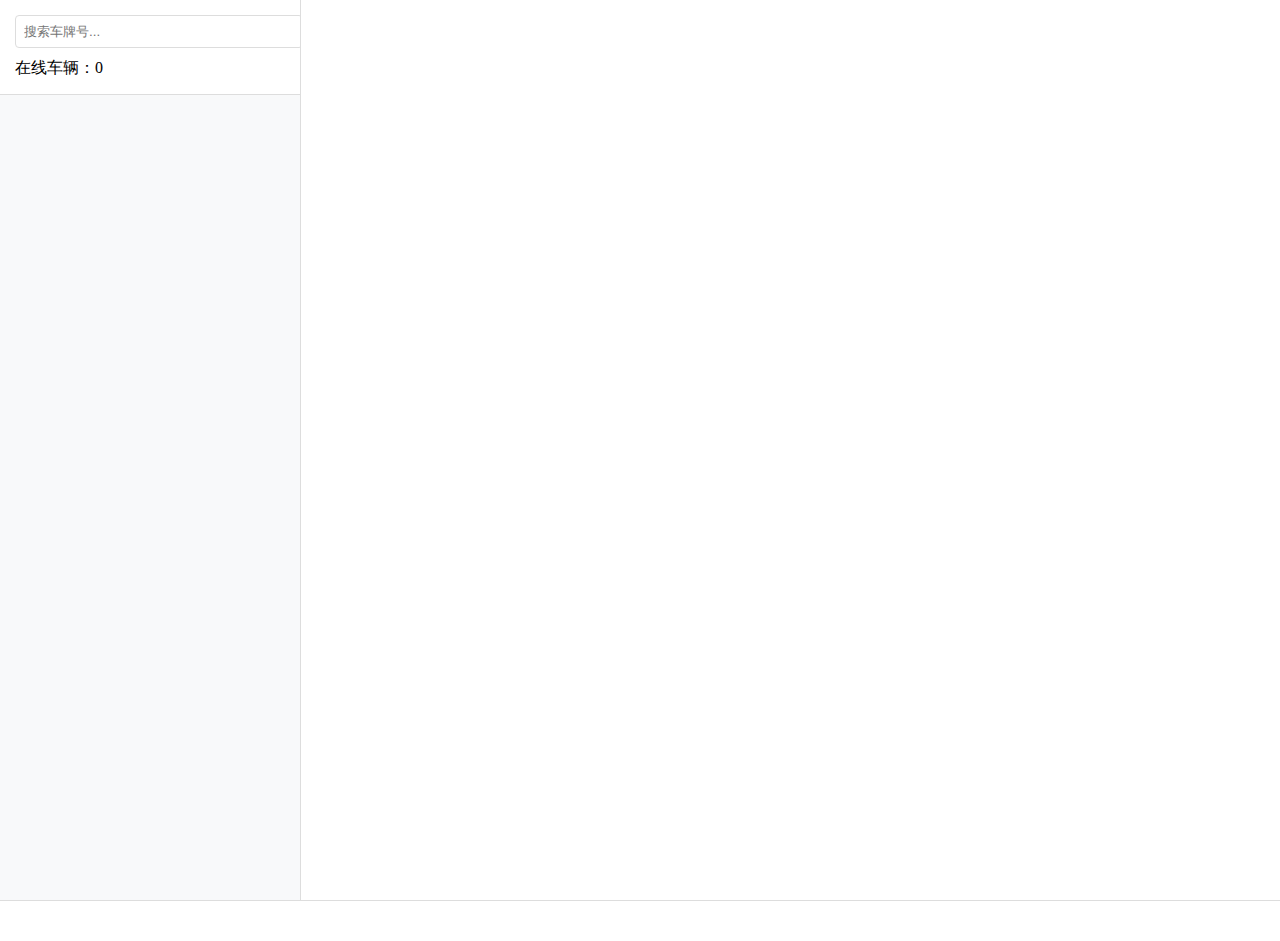
<file: index.html>
<!DOCTYPE html>
<html>
<head>
    <meta charset="UTF-8">
    <title>实时监控</title>
    <style>
        html, body { 
            height: 100%; 
            margin: 0;
            padding: 0;
        }
        .container {
            display: flex;
            height: 100vh;
        }
        .vehicle-list {
            width: 300px;
            border-right: 1px solid #ddd;
            overflow-y: auto;
            background: #f8f9fa;
        }
        .list-header {
            padding: 15px;
            background: #fff;
            border-bottom: 1px solid #ddd;
            position: sticky;
            top: 0;
            z-index: 1;
        }
        .search-box {
            width: 100%;
            padding: 8px;
            border: 1px solid #ddd;
            border-radius: 4px;
            margin-bottom: 10px;
        }
        .vehicle-item {
            padding: 15px;
            border-bottom: 1px solid #eee;
            cursor: pointer;
            background: #fff;
            transition: all 0.3s ease;
        }
        .vehicle-item:hover {
            background: #f0f7ff;
            transform: translateX(5px);
        }
        .vehicle-item.warning {
            border-left: 4px solid #dc3545;
            padding-left: 11px;
        }
        .status-badge {
            display: inline-block;
            padding: 3px 8px;
            border-radius: 12px;
            font-size: 12px;
            font-weight: 500;
        }
        .status-normal {
            background: #e6f7e6;
            color: #28a745;
        }
        .status-warning {
            background: #fff2f0;
            color: #dc3545;
        }
        .map-container {
            flex: 1;
            position: relative;
        }
        #map {
            width: 100%;
            height: 100%;
        }
        .video-modal {
            display: none;
            position: fixed;
            top: 0;
            left: 0;
            width: 100%;
            height: 100%;
            background: rgba(0, 0, 0, 0.8);
            z-index: 2000;
        }
        .video-container {
            position: absolute;
            top: 50%;
            left: 50%;
            transform: translate(-50%, -50%);
            background: #000;
            padding: 20px;
            border-radius: 8px;
            width: 80%;
            max-width: 1200px;
        }
        .video-header {
            display: flex;
            justify-content: space-between;
            align-items: center;
            color: #fff;
            margin-bottom: 15px;
        }
        .video-close {
            color: #fff;
            font-size: 24px;
            cursor: pointer;
            padding: 5px;
        }
        .video-content {
            display: grid;
            grid-template-columns: repeat(2, 1fr);
            gap: 15px;
        }
        .video-feed {
            background: #1a1a1a;
            aspect-ratio: 16/9;
            border-radius: 4px;
            overflow: hidden;
            position: relative;
        }
        .video-feed video {
            width: 100%;
            height: 100%;
            object-fit: cover;
        }
        .video-info {
            position: absolute;
            bottom: 0;
            left: 0;
            right: 0;
            background: rgba(0, 0, 0, 0.7);
            color: #fff;
            padding: 8px;
            font-size: 12px;
        }
        .video-controls {
            display: flex;
            gap: 10px;
            margin-top: 15px;
        }
        .video-btn {
            padding: 8px 15px;
            border: none;
            border-radius: 4px;
            background: #1a73e8;
            color: white;
            cursor: pointer;
        }
        .video-btn:hover {
            background: #1557b0;
        }
    </style>
</head>
<body>
    <div class="container">
        <div class="vehicle-list">
            <div class="list-header">
                <input type="text" class="search-box" placeholder="搜索车牌号..." id="searchInput">
                <div id="vehicleCount">在线车辆：0</div>
            </div>
            <div id="vehicle-list">
                <!-- 车辆列表将通过JavaScript动态生成 -->
            </div>
        </div>
        <div class="map-container">
            <div id="map"></div>
        </div>
    </div>

    <!-- 在现有的 .container 下方添加 -->
    <div id="vehicle-info" style="padding: 20px; background: #fff; border-top: 1px solid #ddd;">
        <!-- 车辆详细信息将在这里显示 -->
    </div>

    <!-- 添加视频监控弹窗 -->
    <div id="videoModal" class="video-modal">
        <div class="video-container">
            <div class="video-header">
                <h3 id="videoTitle">实时监控</h3>
                <span class="video-close" onclick="closeVideoModal()">&times;</span>
            </div>
            <div class="video-content">
                <div class="video-feed">
                    <video id="frontCamera" autoplay muted>
                        <source src="" type="video/mp4">
                    </video>
                    <div class="video-info">前置摄像头</div>
                </div>
                <div class="video-feed">
                    <video id="backCamera" autoplay muted>
                        <source src="" type="video/mp4">
                    </video>
                    <div class="video-info">后置摄像头</div>
                </div>
                <div class="video-feed">
                    <video id="leftCamera" autoplay muted>
                        <source src="" type="video/mp4">
                    </video>
                    <div class="video-info">左侧摄像头</div>
                </div>
                <div class="video-feed">
                    <video id="rightCamera" autoplay muted>
                        <source src="" type="video/mp4">
                    </video>
                    <div class="video-info">右侧摄像头</div>
                </div>
            </div>
            <div class="video-controls">
                <button class="video-btn" onclick="toggleFullscreen()">全屏</button>
                <button class="video-btn" onclick="toggleAudio()">声音</button>
                <button class="video-btn" onclick="captureSnapshot()">截图</button>
                <button class="video-btn" onclick="downloadVideo()">录制</button>
            </div>
        </div>
    </div>

    <script src="https://map.qq.com/api/gljs?v=1.exp&key=IM2BZ-FMR6Z-VQEXY-T2YE7-4NN3E-55FMB"></script>
    <script>
        let map;
        let vehicles = [];
        let markerLayer;

        function initMap() {
            map = new TMap.Map(document.getElementById('map'), {
                center: new TMap.LatLng(30.67, 104.06),
                zoom: 11,
                // 删除或注释掉以下限制
                // draggable: false,     // 禁止拖动
                // scrollable: false,    // 禁止滚轮缩放
                // doubleClickZoom: false  // 禁止双击缩放
            });

            markerLayer = new TMap.MultiMarker({
                id: 'markerLayer',
                map: map
            });

            loadVehicles();
        }

        function loadVehicles() {
            const storedData = localStorage.getItem('vehicleData');
            if (!storedData) {
                vehicles = generateRandomVehicles(200);
                localStorage.setItem('vehicleData', JSON.stringify(vehicles));
            } else {
                vehicles = JSON.parse(storedData);
            }
            updateVehicleList(vehicles);
            addVehicleMarkers(vehicles);
            updateVehicleCount(vehicles.length);
        }

        function generateRandomVehicles(num) {
            const vehicles = [];
            for (let i = 0; i < num; i++) {
                const plateNumber = `川${String.fromCharCode(65 + Math.floor(Math.random() * 26))}${Math.floor(Math.random() * 100000).toString().padStart(5, '0')}`;
                const lat = 30.67 + (Math.random() - 0.5) * 0.1; // 确保纬度在合理范围
                const lng = 104.06 + (Math.random() - 0.5) * 0.1; // 确保经度在合理范围
                const status = Math.random() > 0.5 ? 'normal' : 'warning';
                vehicles.push({ id: i + 1, plateNumber, lat, lng, status });
            }
            return vehicles;
        }

        function updateVehicleList(vehiclesToShow) {
            const vehicleList = document.getElementById('vehicle-list');
            if (vehiclesToShow.length === 0) {
                vehicleList.innerHTML = '<div class="vehicle-item">没有找到车辆</div>';
            } else {
                vehicleList.innerHTML = vehiclesToShow.map(vehicle => `
                    <div class="vehicle-item ${vehicle.status}" onclick="focusOnVehicle(${vehicle.id})">
                        ${vehicle.plateNumber}
                        <span class="status-badge status-${vehicle.status}">
                            ${vehicle.status === 'normal' ? '正常' : '警告'}
                        </span>
                    </div>
                `).join('');
            }
        }

        function focusOnVehicle(id) {
            const vehicle = vehicles.find(v => v.id === id);
            if (!vehicle) return;

            // 清除之前的标记
            if (markerLayer) {
                markerLayer.setMap(null);
            }

            // 创建新的标记
            const markers = {};
            // 添加当前选中的车辆标记
            markers[`marker${id}`] = {
                id: `marker${id}`,
                position: new TMap.LatLng(vehicle.lat, vehicle.lng),
                properties: {
                    title: vehicle.plateNumber,
                    vehicle: vehicle
                }
            };

            // 添加新的标记层
            markerLayer = new TMap.MultiMarker({
                id: 'markerLayer',
                map: map,
                styles: {
                    marker: new TMap.MarkerStyle({
                        width: 25,
                        height: 35,
                        anchor: { x: 16, y: 32 },
                        src: 'https://mapapi.qq.com/web/lbs/javascriptGL/demo/img/marker.png'
                    })
                },
                geometries: Object.values(markers)
            });

            // 设置地图中心点和缩放级别
            map.setCenter(new TMap.LatLng(vehicle.lat, vehicle.lng));
            map.setZoom(16);

            // 显示信息窗口
            showVehiclePopup(vehicle);
        }

        function addVehicleMarkers(vehicles) {
            if (markerLayer) {
                markerLayer.setMap(null);
            }

            const markers = {};
            vehicles.forEach((vehicle, index) => {
                markers[`marker${index}`] = {
                    id: `marker${index}`,
                    position: new TMap.LatLng(vehicle.lat, vehicle.lng),
                    properties: {
                        title: vehicle.plateNumber,
                        vehicle: vehicle
                    }
                };
            });

            markerLayer = new TMap.MultiMarker({
                id: 'markerLayer',
                map: map,
                styles: {
                    marker: new TMap.MarkerStyle({
                        width: 25,
                        height: 35,
                        anchor: { x: 16, y: 32 },
                        src: 'https://mapapi.qq.com/web/lbs/javascriptGL/demo/img/marker.png'
                    })
                },
                geometries: Object.values(markers)
            });

            markerLayer.on('click', function(event) {
                const vehicle = event.geometry.properties.vehicle;
                showVehiclePopup(vehicle);
            });
        }

        function showVehicleDetails(vehicleId) {
            const vehicle = vehicles.find(v => v.id === vehicleId);
            // 显示车辆���息
            document.getElementById('vehicle-info').innerHTML = `
                <h3>车辆信息</h3>
                车牌号: ${vehicle.plateNumber} <br>
                状态: ${vehicle.status === 'normal' ? '正常' : '警告'} <br>
                <!-- 假设历史轨迹是一个链接到另一个页面的链接 -->
                <a href="/track-history.html?vehicleId=${vehicleId}">查看历史轨迹</a>
            `;
        }

        function setupSearch() {
            const searchInput = document.getElementById('searchInput');
            searchInput.addEventListener('input', function() {
                filterVehicles(this.value);
            });
        }

        function filterVehicles(query) {
            const filteredVehicles = vehicles.filter(vehicle => vehicle.plateNumber.toUpperCase().includes(query.toUpperCase()));
            updateVehicleList(filteredVehicles);
        }

        function showVehiclePopup(vehicle) {
            // 生成随机的详细信息
            const speed = Math.floor(Math.random() * 60 + 20);
            const fuel = Math.floor(Math.random() * 100);
            const temperature = Math.floor(Math.random() * 40 + 10);
            const mileage = Math.floor(Math.random() * 1000);
            const driverName = ['张三', '李四', '王五', '赵六'][Math.floor(Math.random() * 4)];
            const lastMaintenance = new Date(Date.now() - Math.random() * 30 * 24 * 60 * 60 * 1000).toLocaleDateString();
            
            const contentString = `
                <div style="padding: 15px; color: #333; width: 280px; max-height: 80vh; overflow-y: auto;">
                    <h3 style="margin: 0 0 15px 0; color: #1a73e8; font-size: 16px;">车辆详细信息</h3>
                    
                    <div style="background: #f8f9fa; padding: 8px; border-radius: 6px; margin-bottom: 10px;">
                        <div style="font-size: 16px; font-weight: bold; margin-bottom: 5px;">
                            ${vehicle.plateNumber}
                            <span style="float: right; font-size: 12px; padding: 2px 8px; border-radius: 12px; 
                                background: ${vehicle.status === 'normal' ? '#e6f7e6' : '#fff2f0'}; 
                                color: ${vehicle.status === 'normal' ? '#28a745' : '#dc3545'}">
                                ${vehicle.status === 'normal' ? '正常' : '警告'}
                            </span>
                        </div>
                        <div style="color: #666; font-size: 12px;">
                            当前位置：${generateRandomLocation()}
                        </div>
                    </div>

                    <div style="display: grid; grid-template-columns: 1fr 1fr; gap: 8px; margin-bottom: 10px;">
                        <div style="background: #f8f9fa; padding: 8px; border-radius: 6px;">
                            <div style="color: #666; font-size: 11px;">当前速度</div>
                            <div style="font-size: 14px; font-weight: bold; color: #1a73e8;">${speed} km/h</div>
                        </div>
                        <div style="background: #f8f9fa; padding: 8px; border-radius: 6px;">
                            <div style="color: #666; font-size: 11px;">剩余油量</div>
                            <div style="font-size: 14px; font-weight: bold; color: #1a73e8;">${fuel}%</div>
                        </div>
                        <div style="background: #f8f9fa; padding: 8px; border-radius: 6px;">
                            <div style="color: #666; font-size: 11px;">发动机温度</div>
                            <div style="font-size: 14px; font-weight: bold; color: #1a73e8;">${temperature}°C</div>
                        </div>
                        <div style="background: #f8f9fa; padding: 8px; border-radius: 6px;">
                            <div style="color: #666; font-size: 11px;">今日里程</div>
                            <div style="font-size: 14px; font-weight: bold; color: #1a73e8;">${mileage} km</div>
                        </div>
                    </div>

                    <div style="background: #f8f9fa; padding: 8px; border-radius: 6px; margin-bottom: 10px; font-size: 12px;">
                        <div style="margin-bottom: 6px;">
                            <span style="color: #666;">当前驾驶员：</span>
                            <span style="font-weight: bold;">${driverName}</span>
                        </div>
                        <div style="margin-bottom: 6px;">
                            <span style="color: #666;">上次保养时间：</span>
                            <span style="font-weight: bold;">${lastMaintenance}</span>
                        </div>
                        <div>
                            <span style="color: #666;">运行状态：</span>
                            <span style="font-weight: bold;">正常运行中</span>
                        </div>
                    </div>

                    <div style="display: flex; gap: 8px;">
                        <a href="#" onclick="openVideoMonitor('${vehicle.plateNumber}'); return false;"
                           style="flex: 1; padding: 6px; text-align: center; background: #dc3545; color: white; 
                           text-decoration: none; border-radius: 4px; font-size: 12px;">
                            实时监控
                        </a>
                        <a href="/track-history.html?vehicleId=${vehicle.id}" 
                           style="flex: 1; padding: 6px; text-align: center; background: #1a73e8; color: white; 
                           text-decoration: none; border-radius: 4px; font-size: 12px;">
                            查看轨迹
                        </a>
                        <a href="/maintenance.html?vehicleId=${vehicle.id}" 
                           style="flex: 1; padding: 6px; text-align: center; background: #34a853; color: white; 
                           text-decoration: none; border-radius: 4px; font-size: 12px;">
                            维护记录
                        </a>
                    </div>
                </div>
            `;

            const infoWindow = new TMap.InfoWindow({
                map: map,
                position: new TMap.LatLng(vehicle.lat, vehicle.lng),
                content: contentString,
                offset: { x: 0, y: -32 }
            });

            infoWindow.open();
        }

        // 添加生成随机位置的函数
        function generateRandomLocation() {
            const locations = ['成都市武侯区', '成都市锦江区', '成都市青羊区', '成都市金牛区', '成都市成华区'];
            return locations[Math.floor(Math.random() * locations.length)];
        }

        function updateVehicleCount(count) {
            document.getElementById('vehicleCount').textContent = `在线车辆：${count}`;
        }

        // 添加视频监控相关的函数
        function openVideoMonitor(plateNumber) {
            const modal = document.getElementById('videoModal');
            document.getElementById('videoTitle').textContent = `${plateNumber} - 实时监控`;
            modal.style.display = 'block';

            // 模拟加载实时视频流
            const cameras = ['frontCamera', 'backCamera', 'leftCamera', 'rightCamera'];
            cameras.forEach(camera => {
                const video = document.getElementById(camera);
                // 这里使用模拟视频流，实际应用中需要替换为真实的视频流地址
                video.src = `https://your-video-server.com/stream/${plateNumber}/${camera}`;
            });
        }

        function closeVideoModal() {
            const modal = document.getElementById('videoModal');
            modal.style.display = 'none';
            
            // 停止所有视频流
            const cameras = ['frontCamera', 'backCamera', 'leftCamera', 'rightCamera'];
            cameras.forEach(camera => {
                const video = document.getElementById(camera);
                video.pause();
                video.src = '';
            });
        }

        function toggleFullscreen() {
            const container = document.querySelector('.video-container');
            if (!document.fullscreenElement) {
                container.requestFullscreen();
            } else {
                document.exitFullscreen();
            }
        }

        function toggleAudio() {
            const cameras = ['frontCamera', 'backCamera', 'leftCamera', 'rightCamera'];
            cameras.forEach(camera => {
                const video = document.getElementById(camera);
                video.muted = !video.muted;
            });
        }

        function captureSnapshot() {
            const canvas = document.createElement('canvas');
            const video = document.getElementById('frontCamera');
            canvas.width = video.videoWidth;
            canvas.height = video.videoHeight;
            canvas.getContext('2d').drawImage(video, 0, 0);
            
            // 下载截图
            const link = document.createElement('a');
            link.download = `snapshot_${new Date().toISOString()}.png`;
            link.href = canvas.toDataURL();
            link.click();
        }

        let isRecording = false;
        let mediaRecorder;
        let recordedChunks = [];

        function downloadVideo() {
            if (!isRecording) {
                // 开始录制
                const stream = document.getElementById('frontCamera').captureStream();
                mediaRecorder = new MediaRecorder(stream);
                recordedChunks = [];
                
                mediaRecorder.ondataavailable = (e) => {
                    if (e.data.size > 0) {
                        recordedChunks.push(e.data);
                    }
                };
                
                mediaRecorder.onstop = () => {
                    const blob = new Blob(recordedChunks, { type: 'video/webm' });
                    const url = URL.createObjectURL(blob);
                    const link = document.createElement('a');
                    link.download = `recording_${new Date().toISOString()}.webm`;
                    link.href = url;
                    link.click();
                };
                
                mediaRecorder.start();
                isRecording = true;
                document.querySelector('.video-btn:last-child').textContent = '停止录制';
            } else {
                // 停止录制
                mediaRecorder.stop();
                isRecording = false;
                document.querySelector('.video-btn:last-child').textContent = '录制';
            }
        }

        window.onload = function() {
            initMap();
            setupSearch();  // 确保搜索功能被正确设置
            loadVehicles(); // 确保车辆数据被加载
        };
    </script>
</body>
</html>
</file>
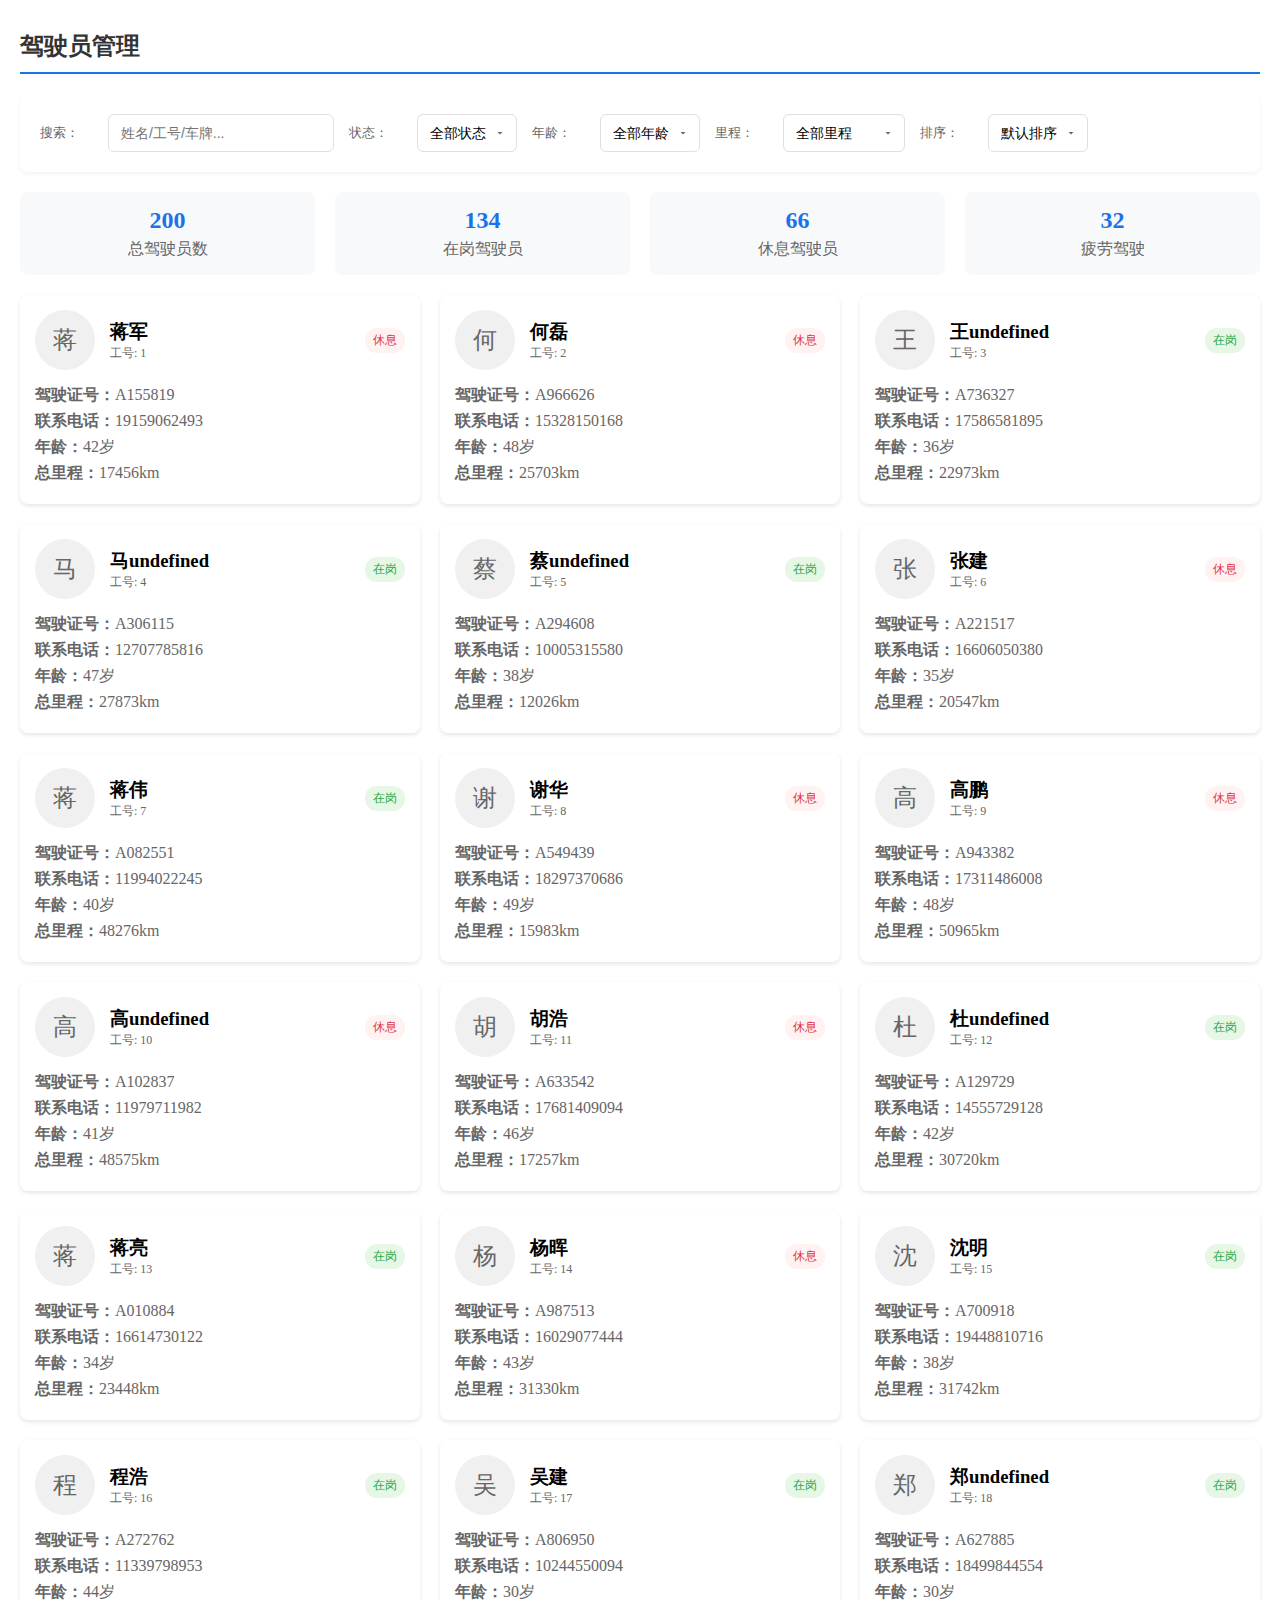
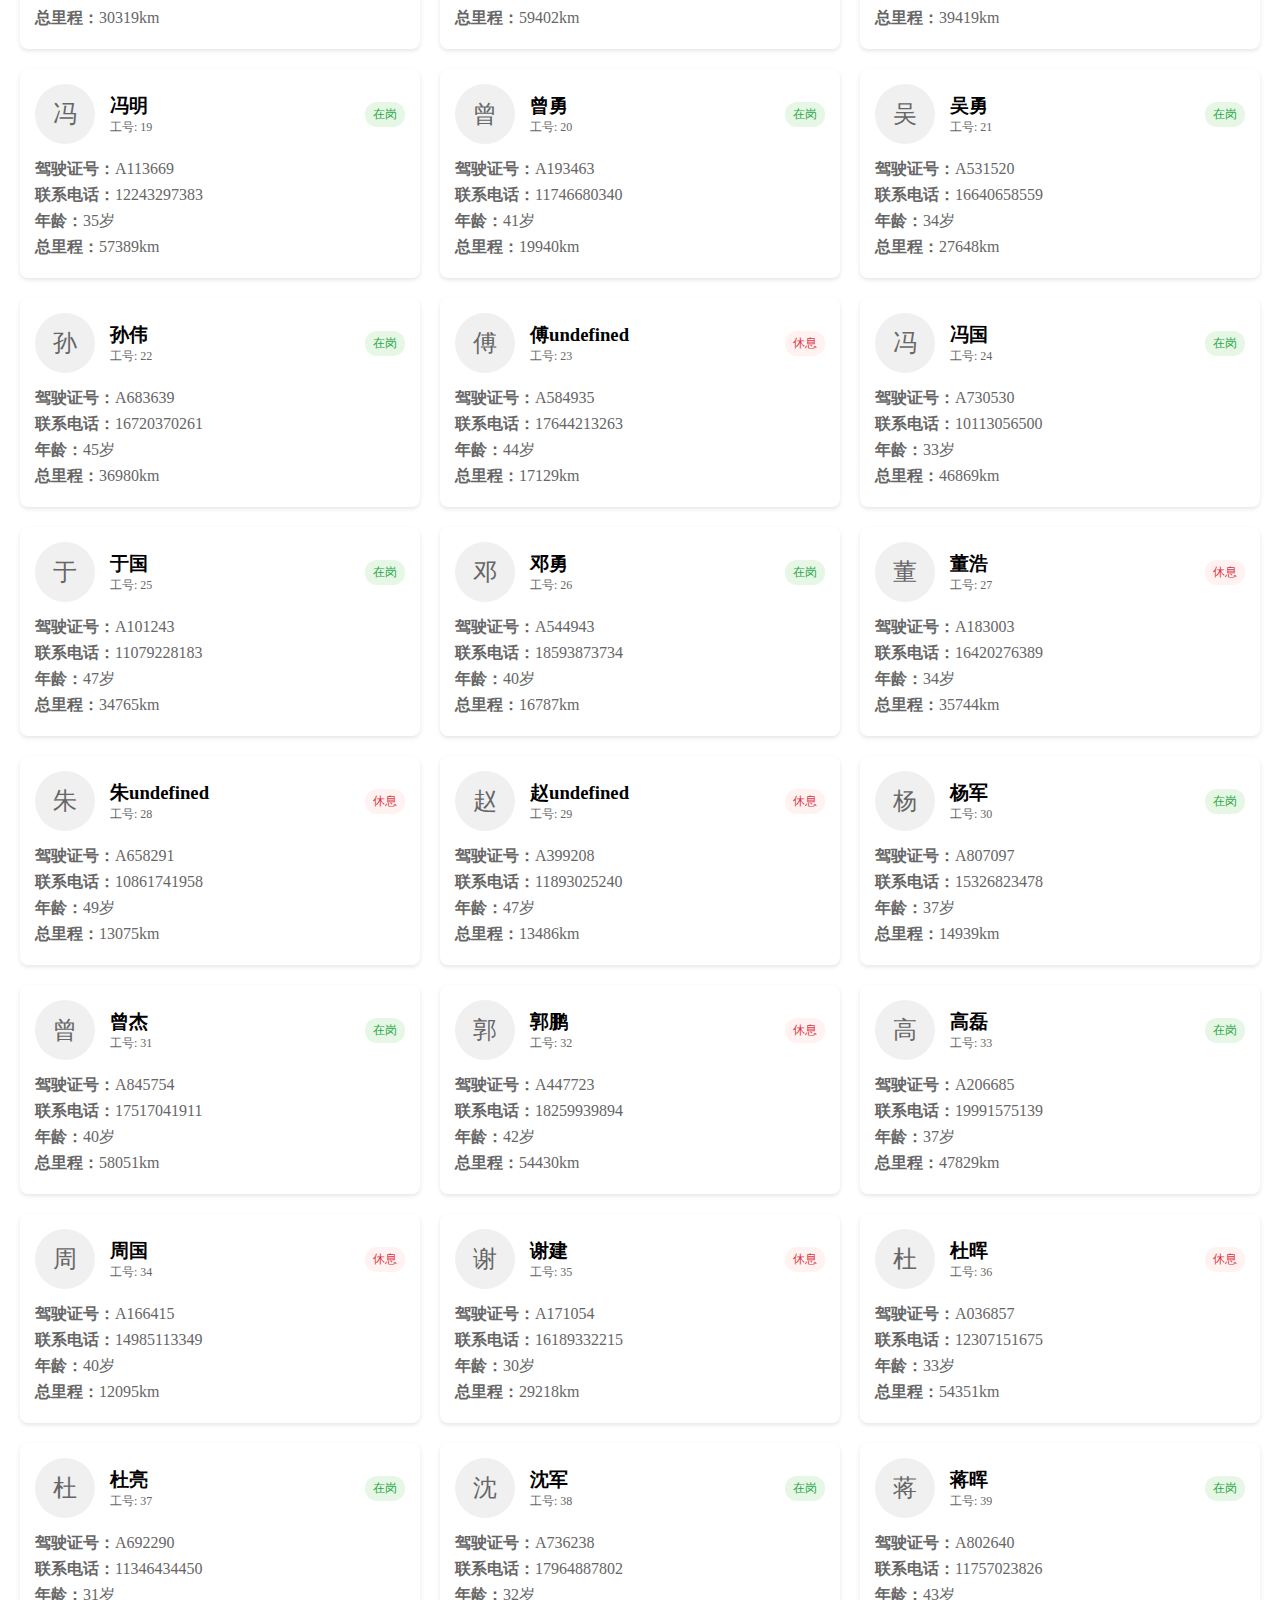
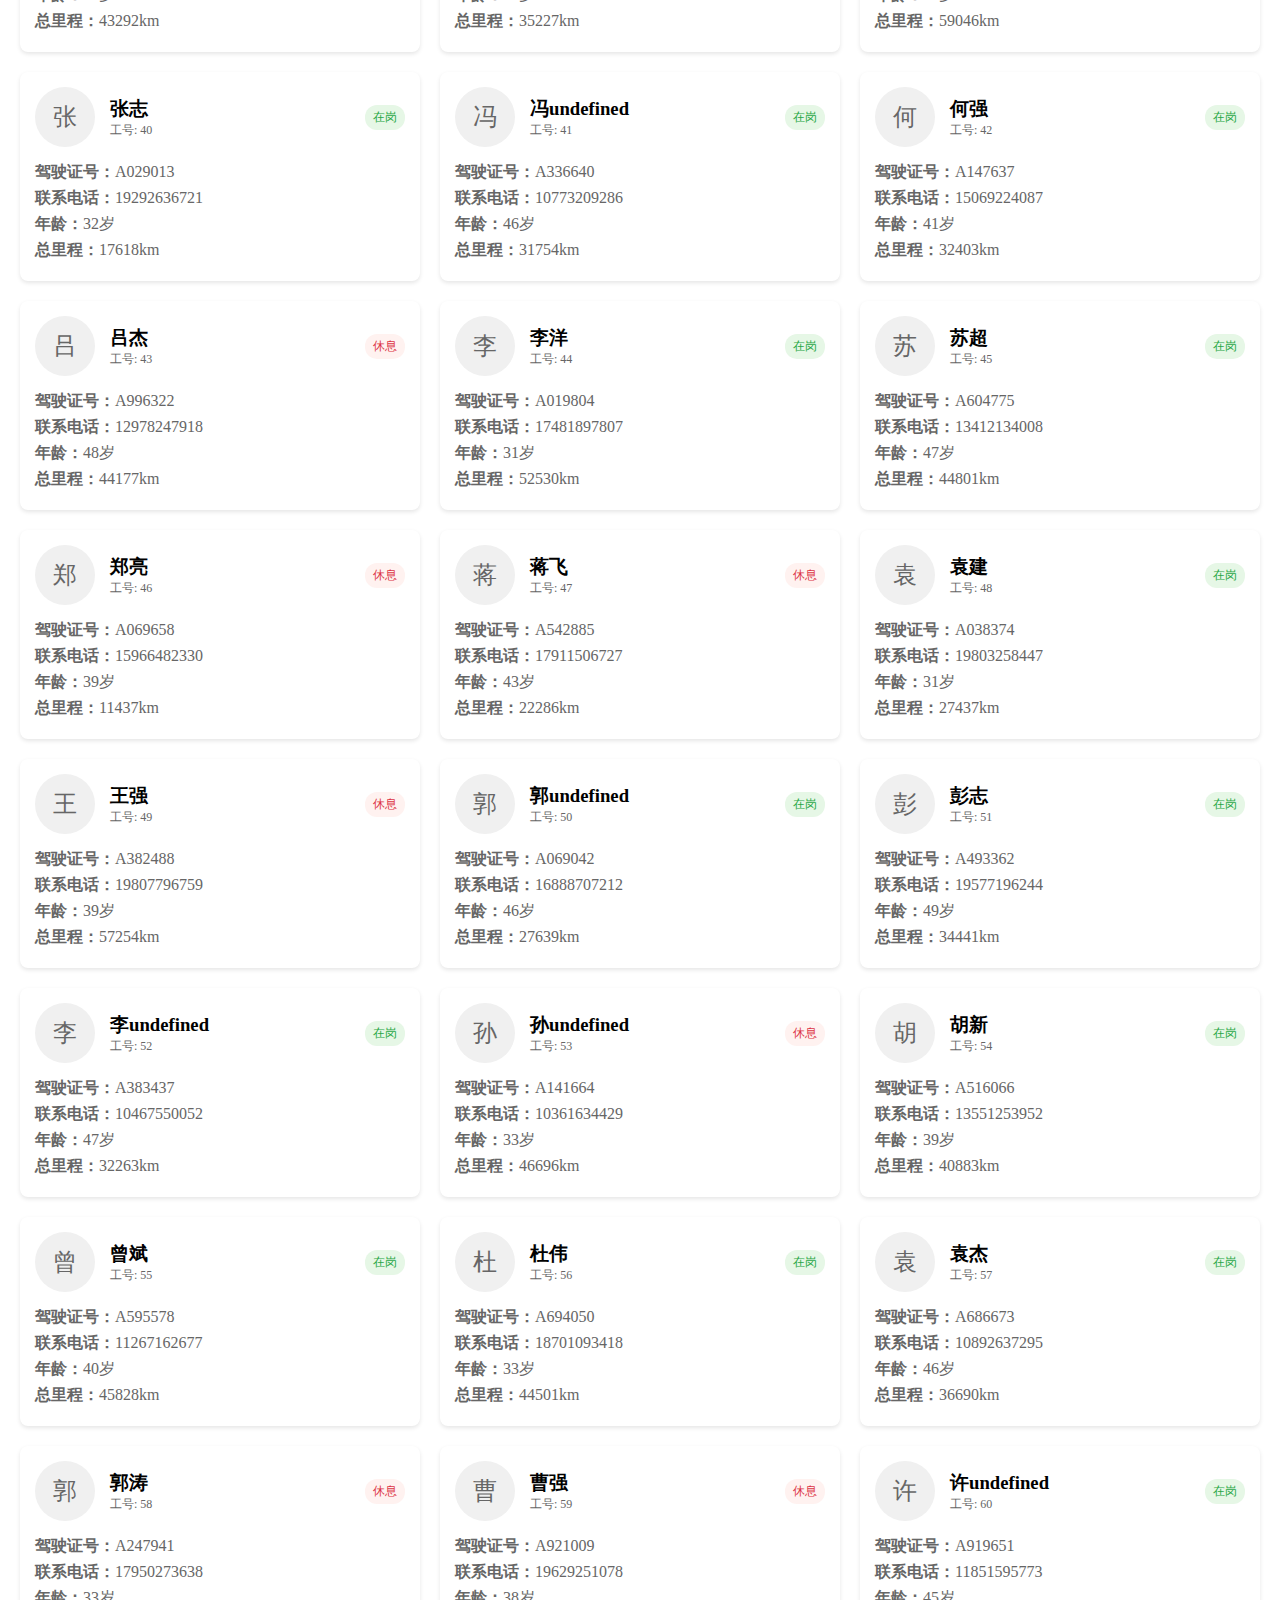
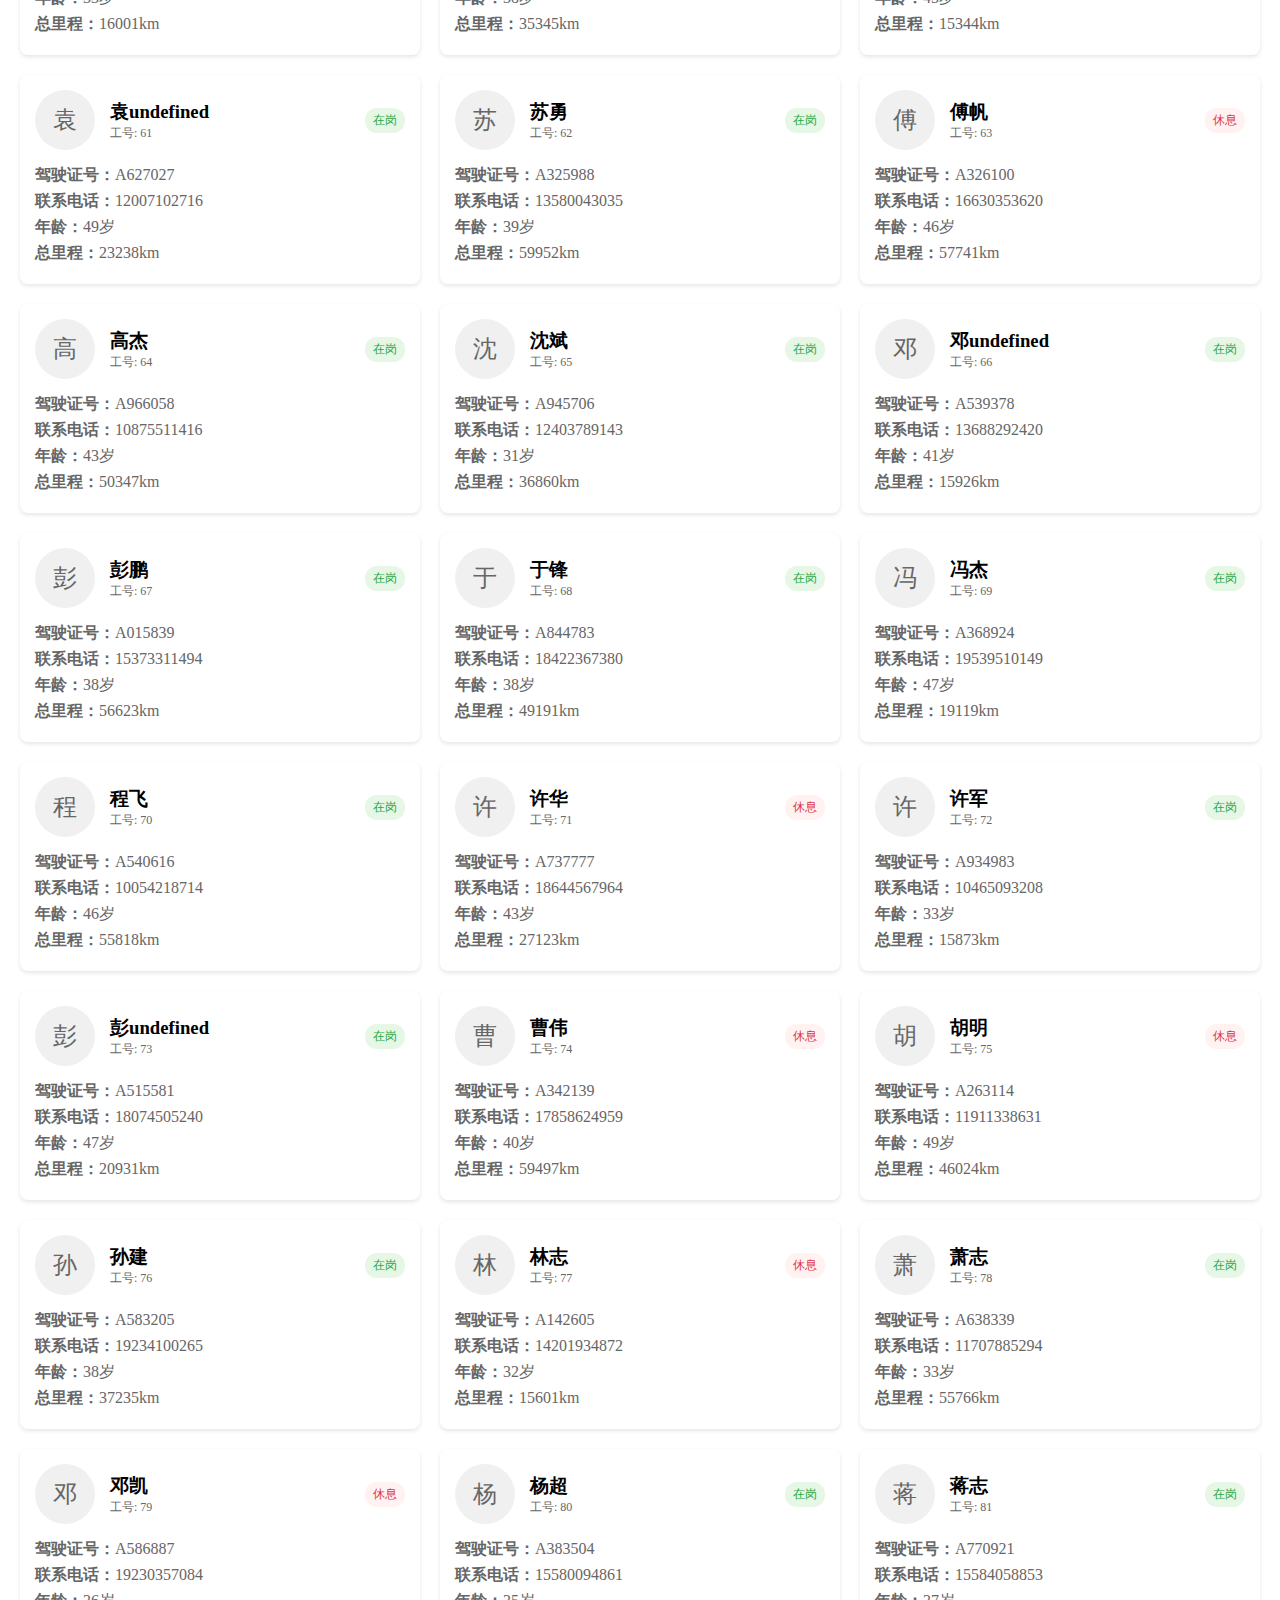
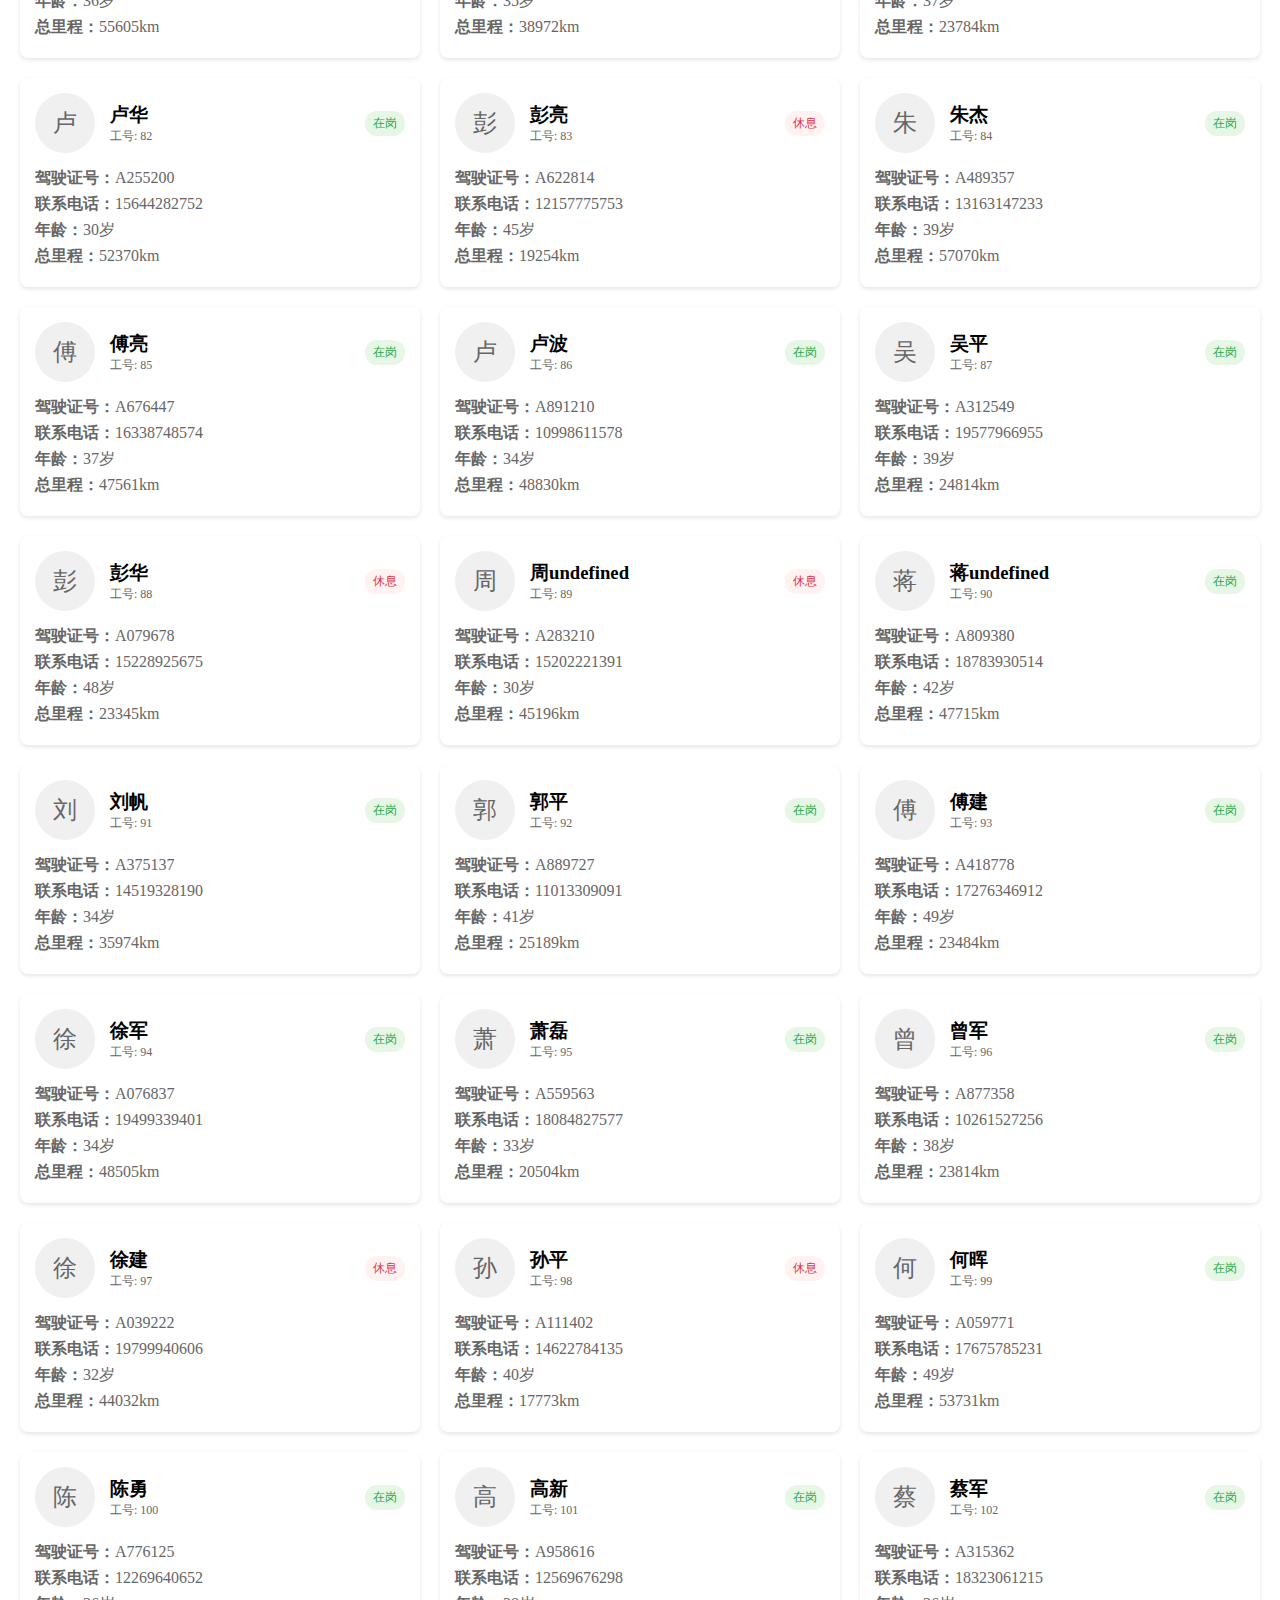
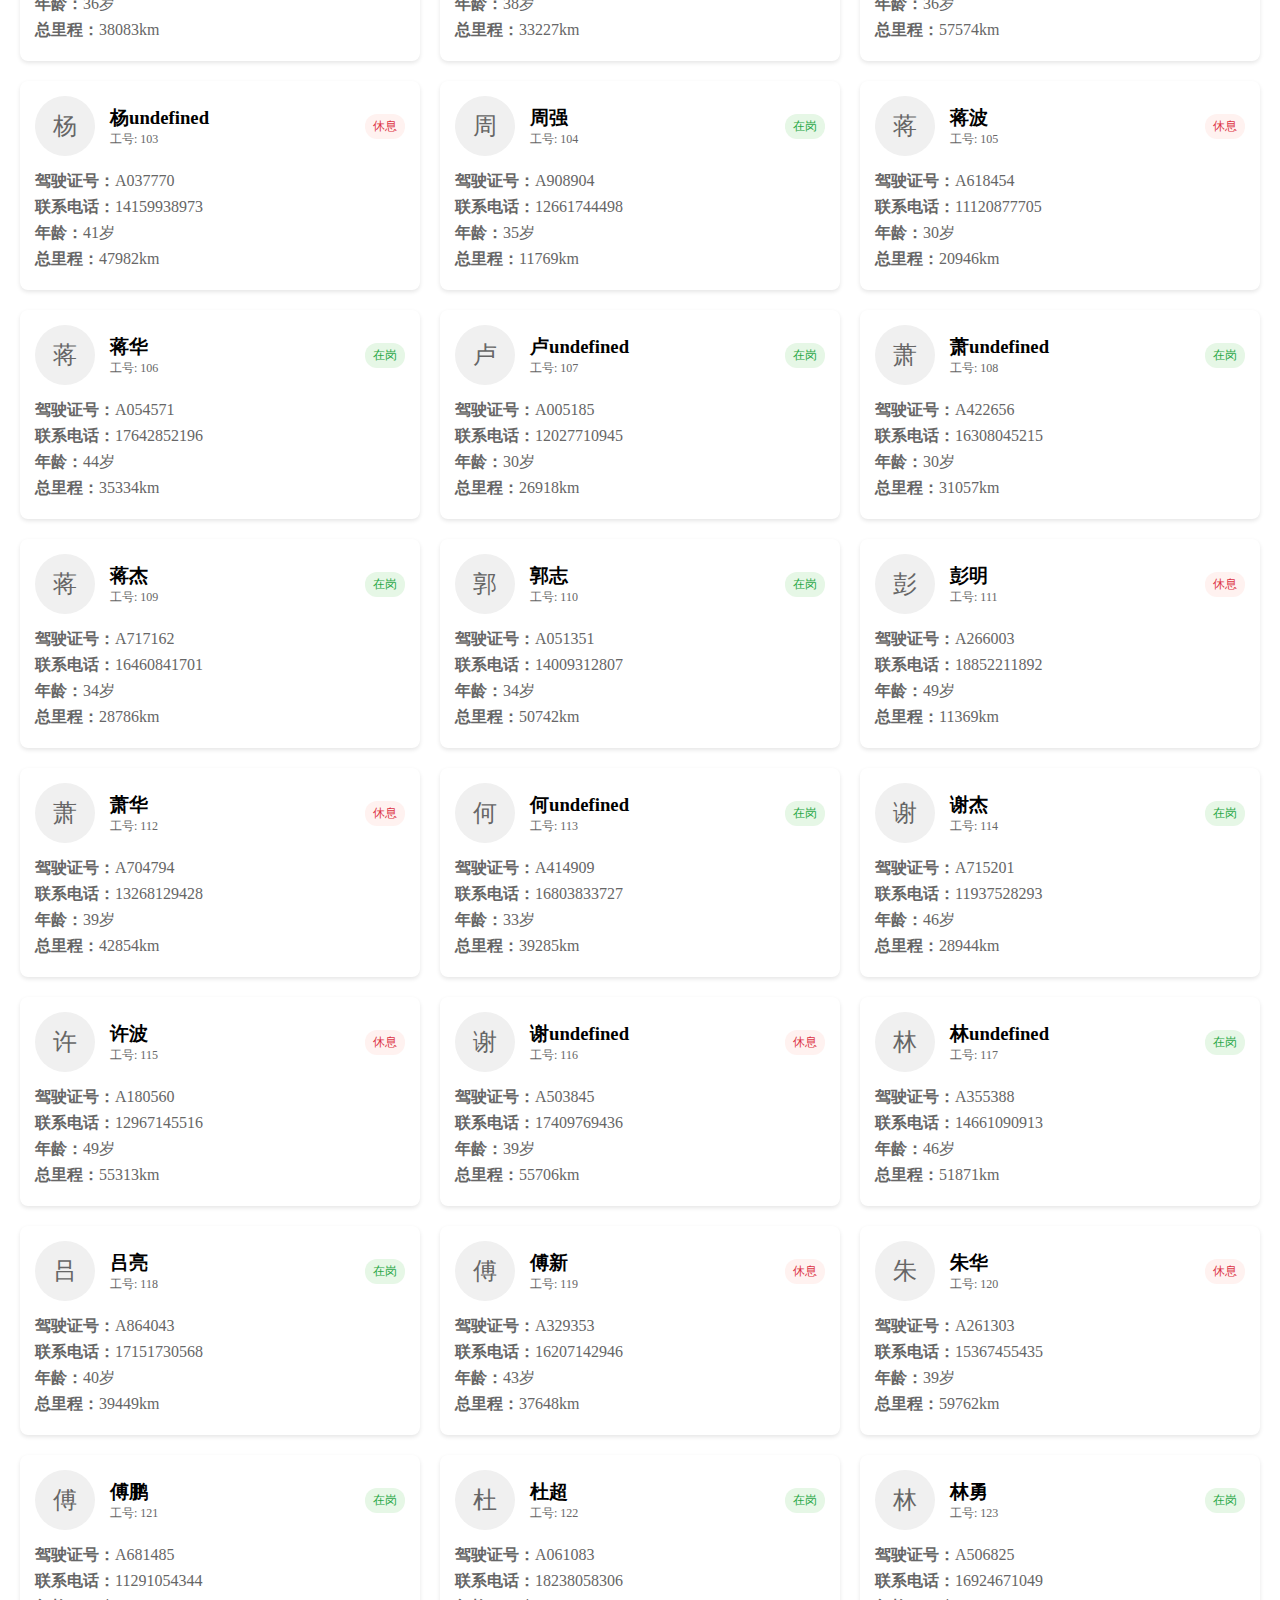
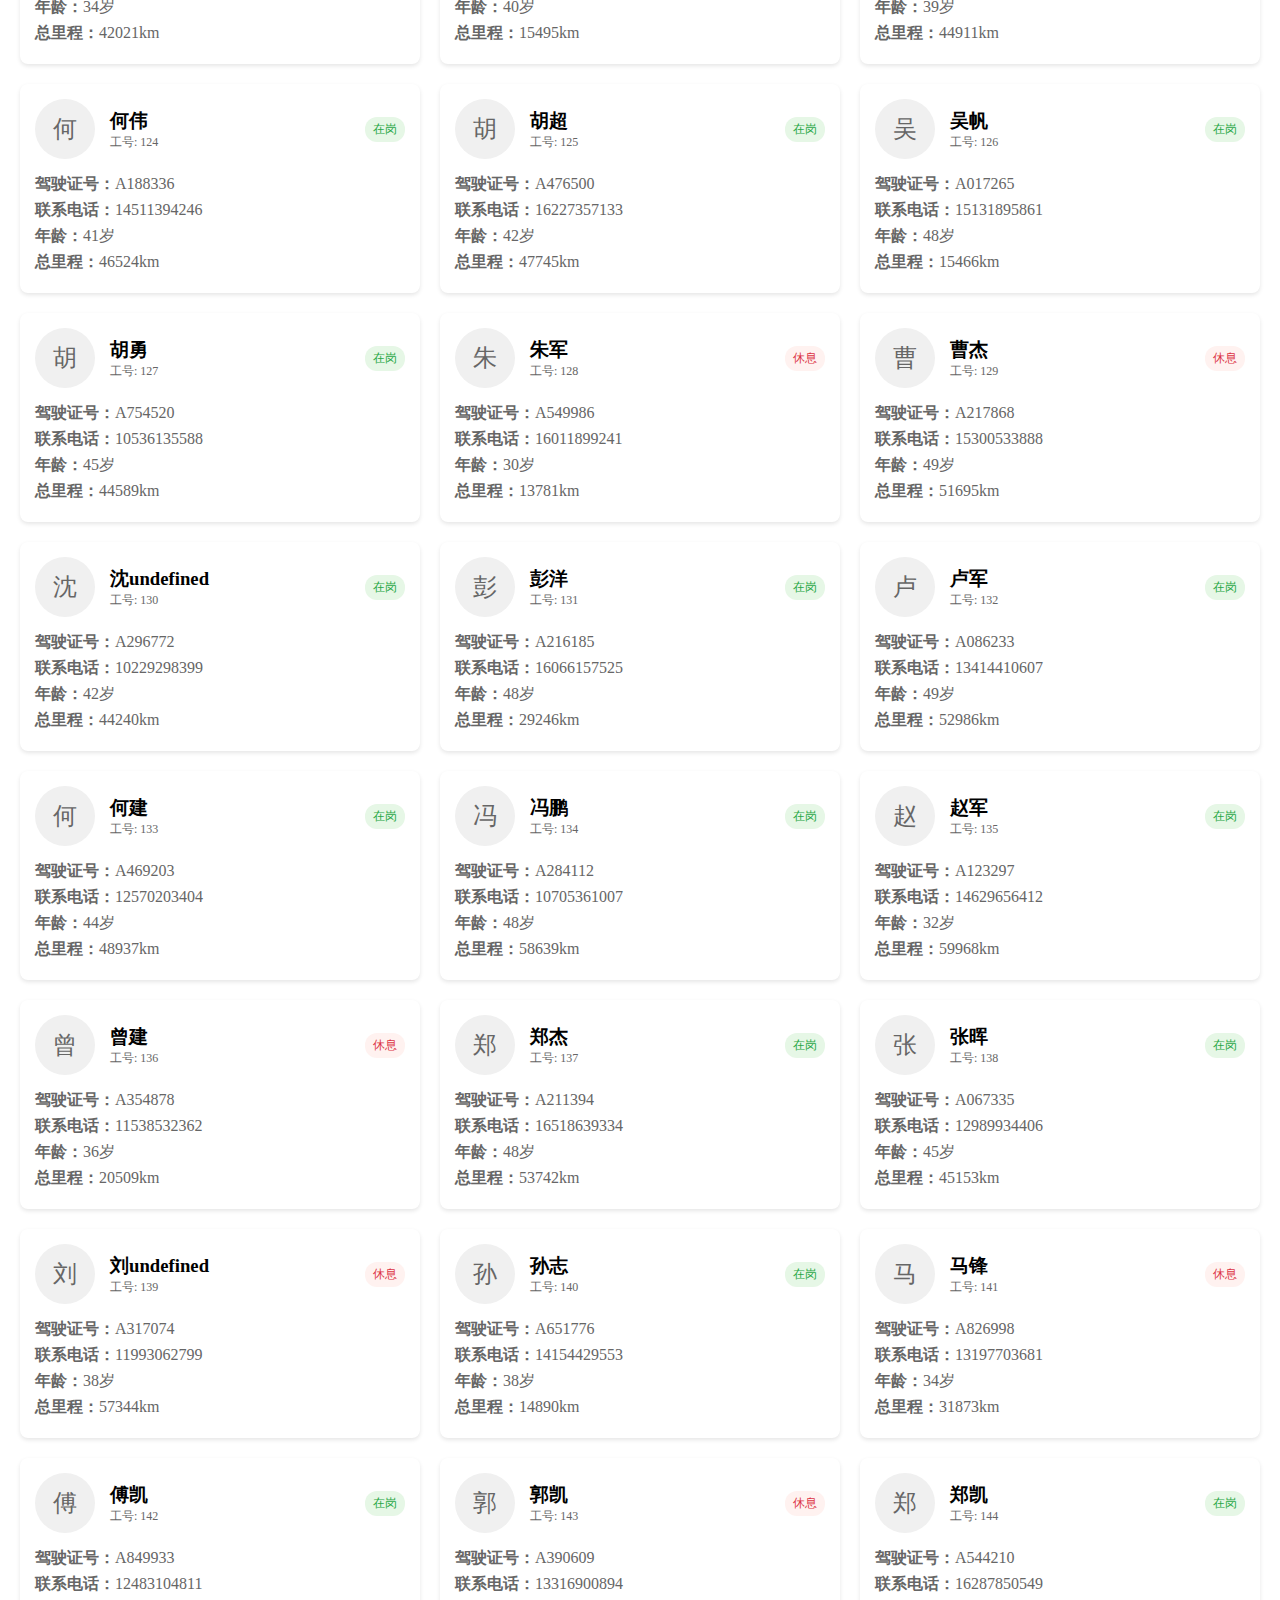
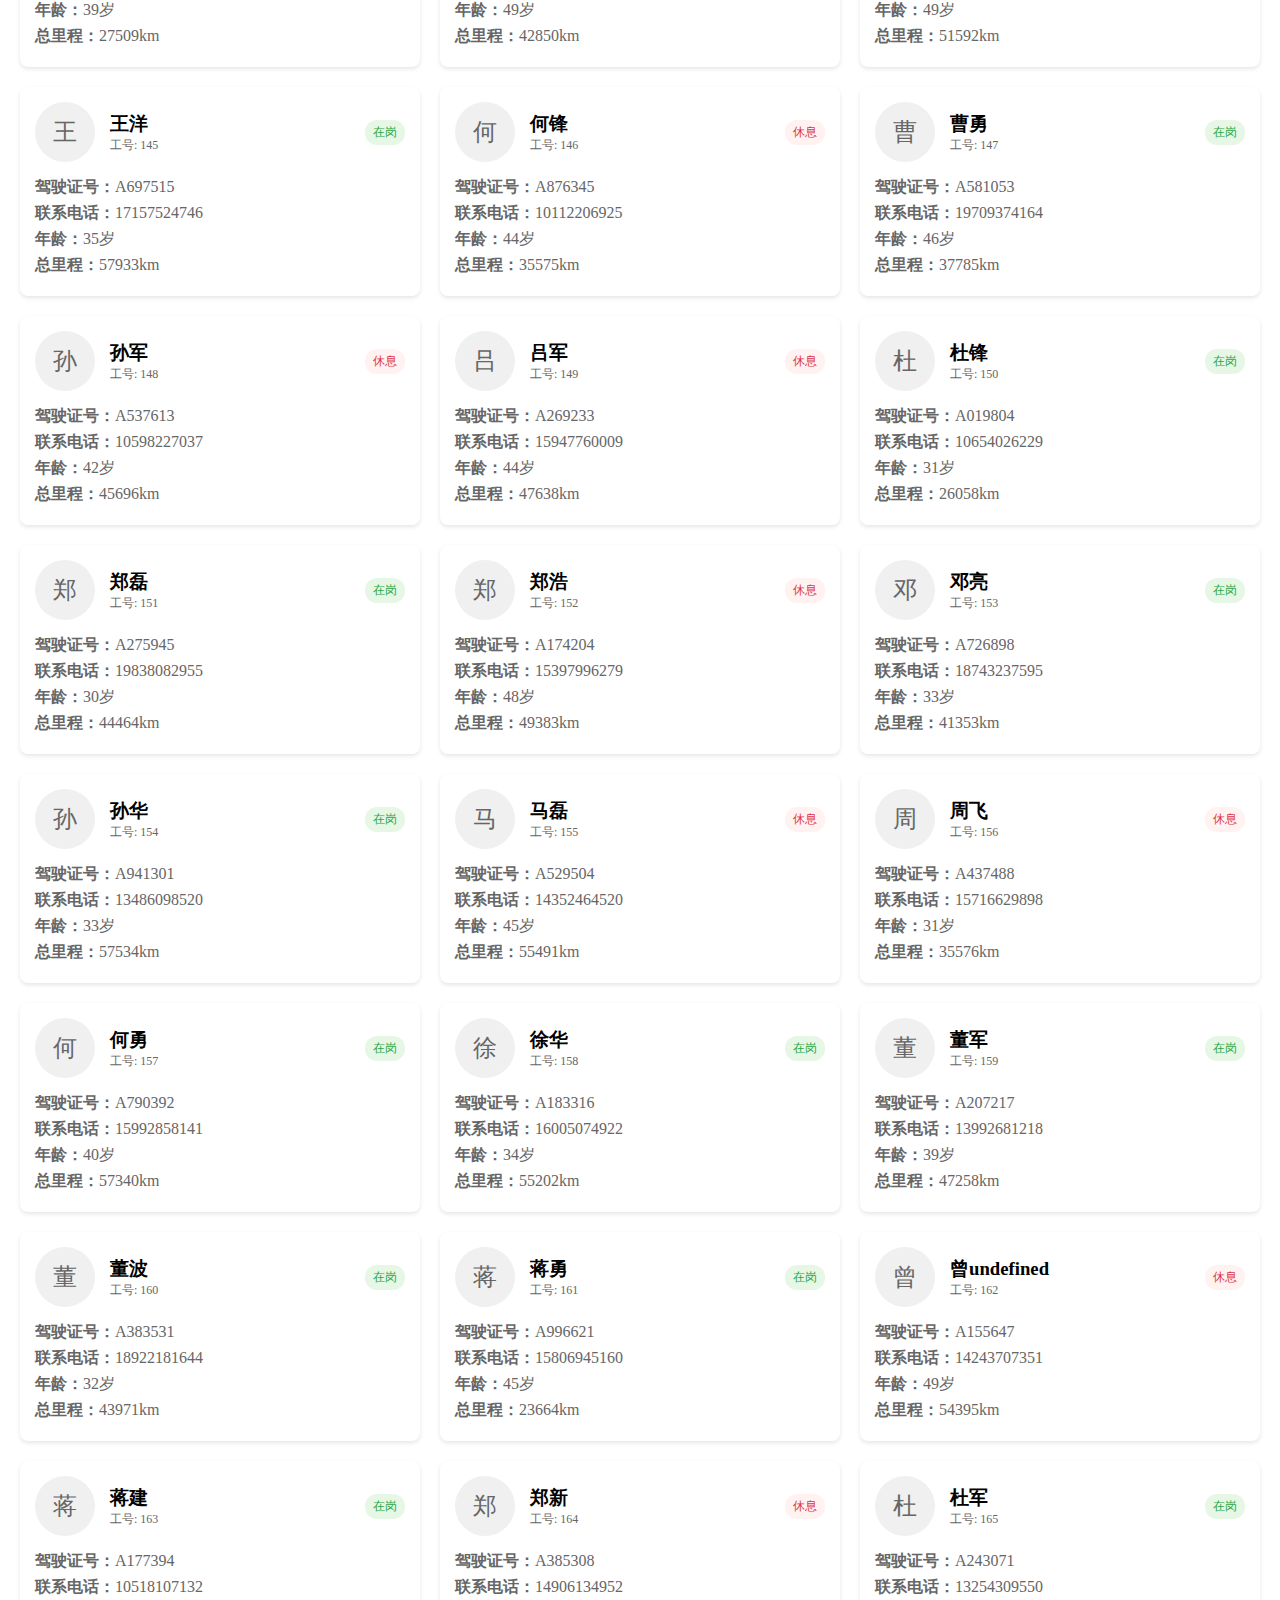
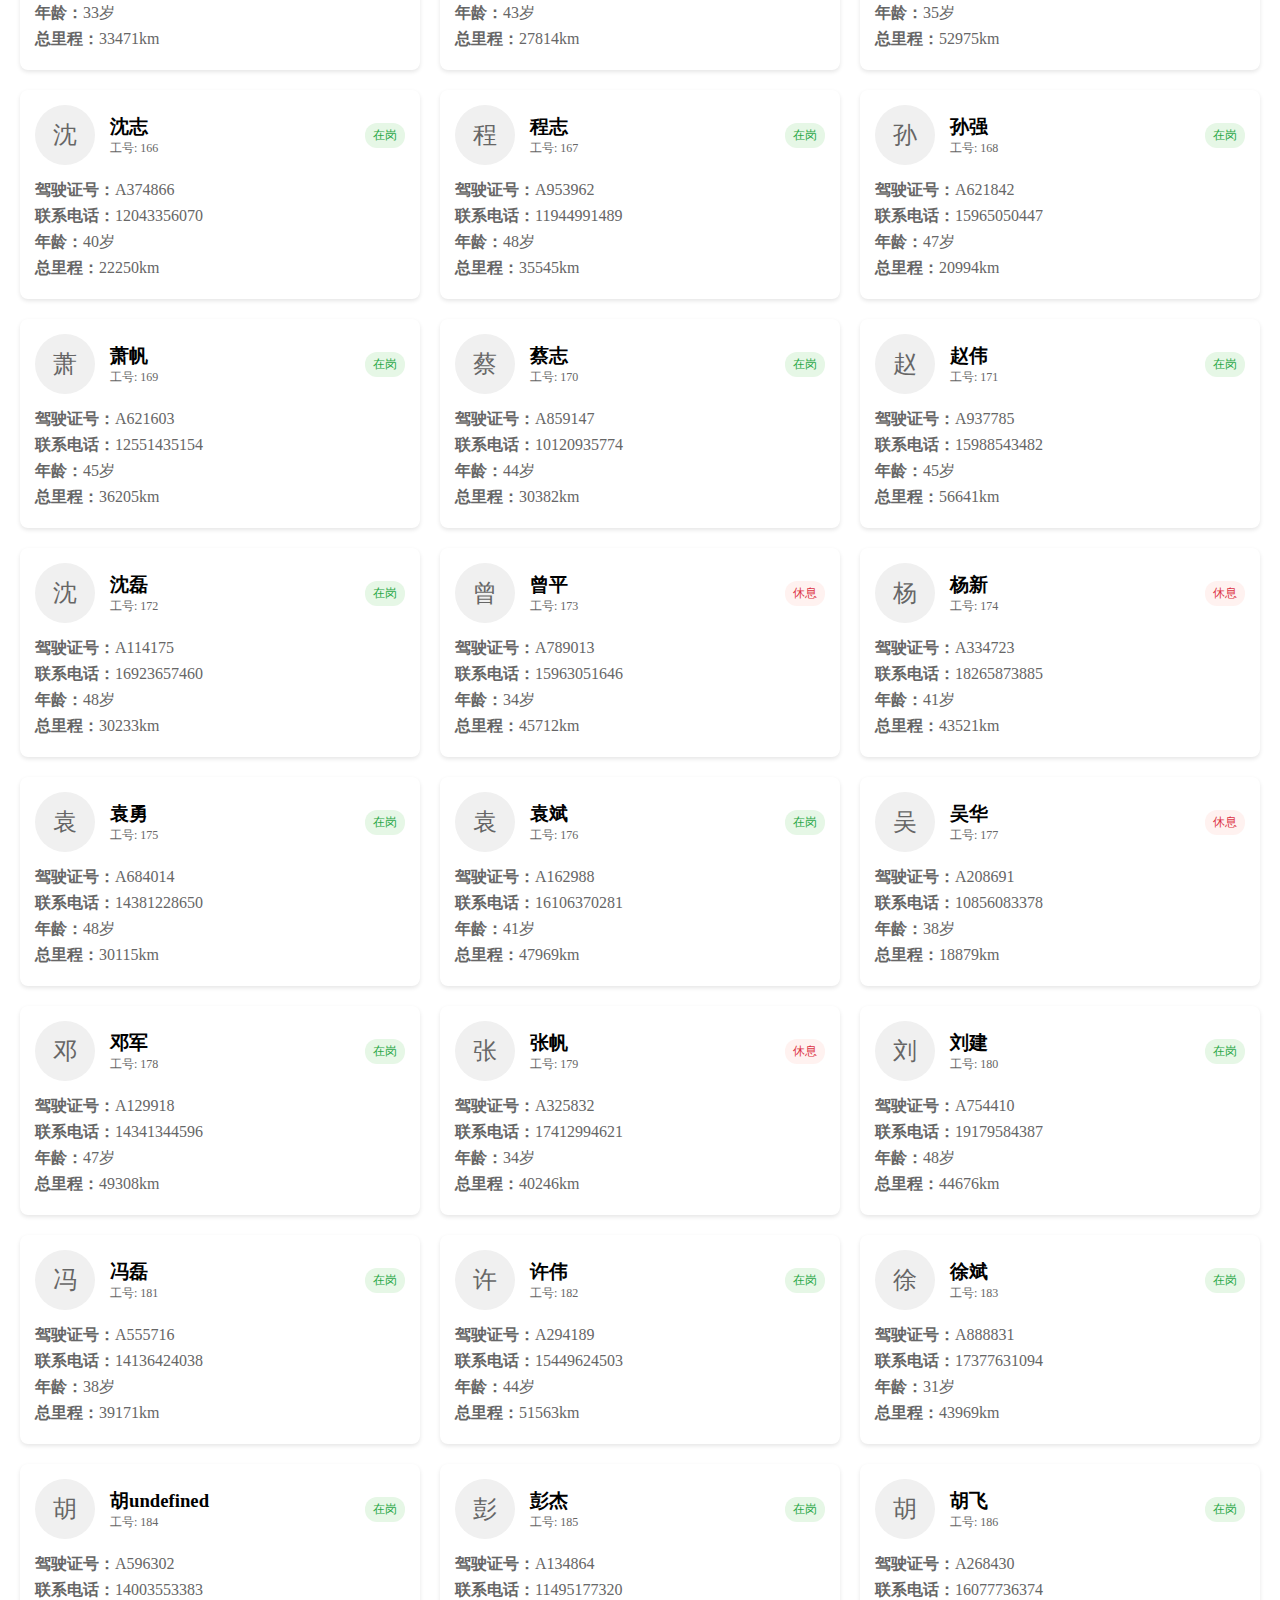
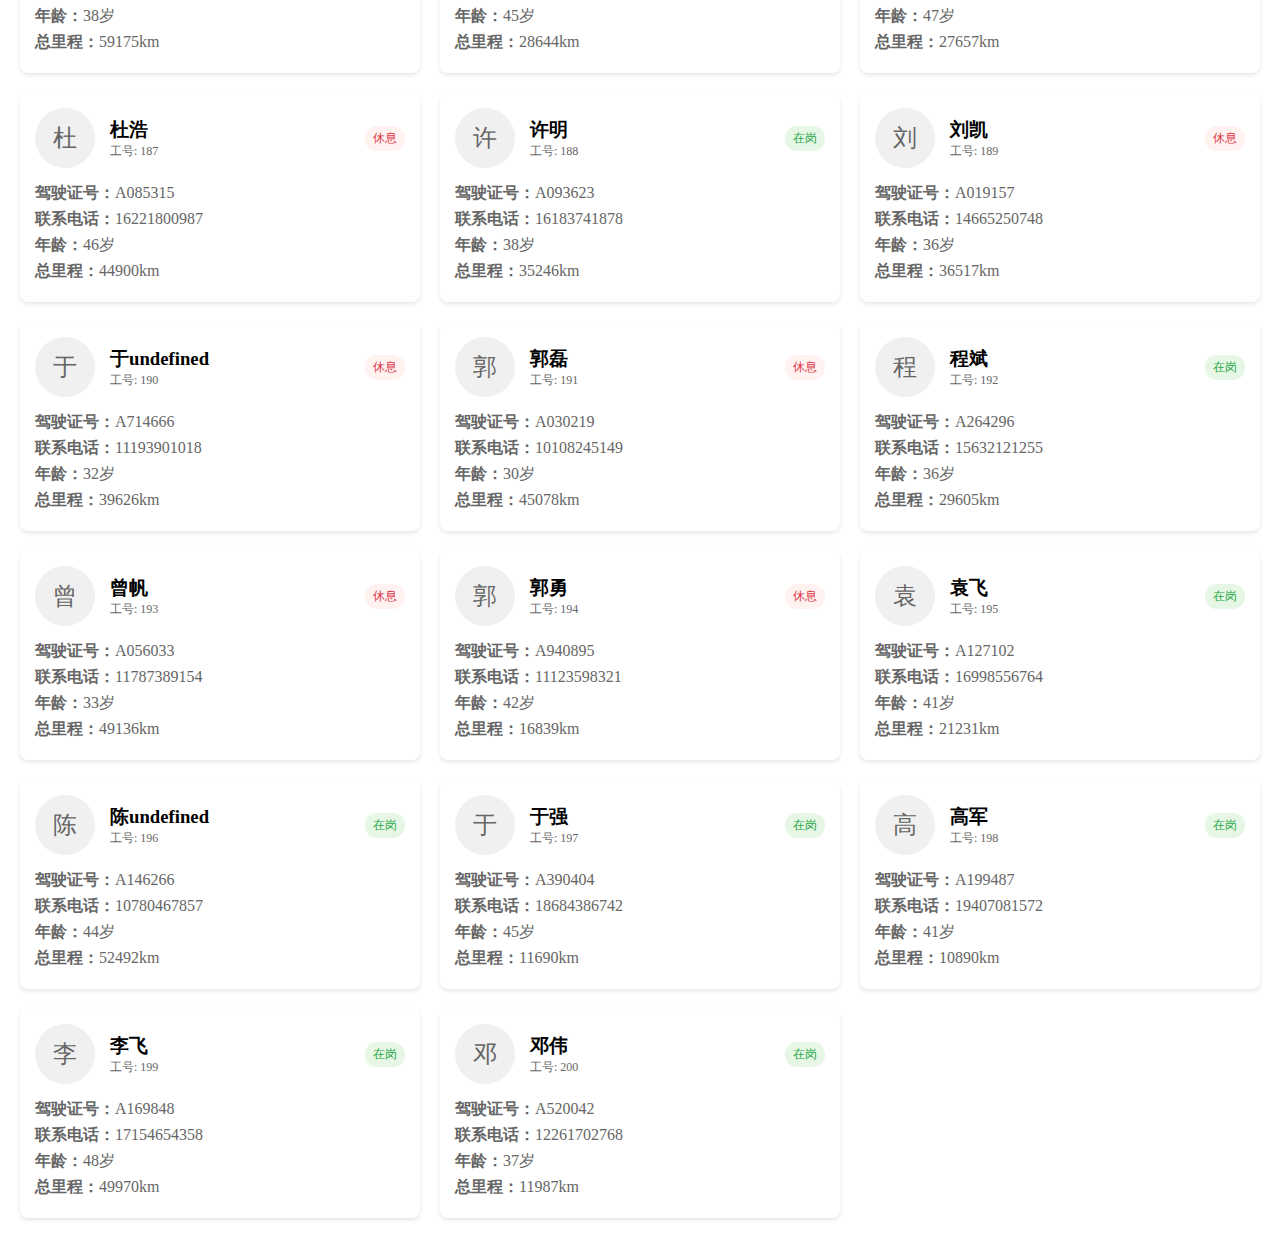
<file: drivers.html>
<!DOCTYPE html>
<html>
<head>
    <meta charset="UTF-8">
    <title>驾驶员管理</title>
    <style>
        html, body { 
            height: 100%; 
            margin: 0;
            padding: 0;
        }
        .container {
            padding: 20px;
        }
        .page-title {
            margin: 0 0 20px 0;
            padding: 10px 0;
            font-size: 24px;
            color: #333;
            border-bottom: 2px solid #1a73e8;
        }
        .header {
            margin-top: 20px;
            display: flex;
            flex-direction: column;
            gap: 20px;
            margin-bottom: 20px;
        }
        .search-box {
            padding: 8px;
            width: 200px;
            border: 1px solid #ddd;
            border-radius: 4px;
        }
        .driver-grid {
            display: grid;
            grid-template-columns: repeat(auto-fill, minmax(300px, 1fr));
            gap: 20px;
        }
        .driver-card {
            background: #fff;
            border-radius: 8px;
            box-shadow: 0 2px 4px rgba(0,0,0,0.1);
            padding: 15px;
            transition: transform 0.2s;
        }
        .driver-card:hover {
            transform: translateY(-5px);
        }
        .driver-header {
            display: flex;
            justify-content: space-between;
            align-items: center;
            margin-bottom: 15px;
        }
        .status-badge {
            padding: 4px 8px;
            border-radius: 12px;
            font-size: 12px;
        }
        .status-active {
            background: #e6f7e6;
            color: #28a745;
        }
        .status-rest {
            background: #fff2f0;
            color: #dc3545;
        }
        .driver-info {
            margin-top: 10px;
        }
        .info-item {
            margin: 5px 0;
            color: #666;
        }
        .stats-cards {
            display: grid;
            grid-template-columns: repeat(auto-fit, minmax(200px, 1fr));
            gap: 20px;
            margin-bottom: 20px;
        }
        .stat-card {
            background: #f8f9fa;
            padding: 15px;
            border-radius: 8px;
            text-align: center;
        }
        .stat-value {
            font-size: 24px;
            font-weight: bold;
            color: #1a73e8;
        }
        .stat-label {
            color: #666;
            margin-top: 5px;
        }
        .driver-avatar {
            width: 60px;
            height: 60px;
            border-radius: 50%;
            background: #f0f0f0;
            display: flex;
            align-items: center;
            justify-content: center;
            font-size: 24px;
            color: #666;
            margin-right: 15px;
        }
        .filter-controls {
            display: grid;
            grid-template-columns: repeat(2, 1fr);
            gap: 15px;
            background: #fff;
            padding: 20px;
            border-radius: 8px;
            box-shadow: 0 2px 4px rgba(0,0,0,0.05);
            width: 100%;
            box-sizing: border-box;
        }
        .filter-row {
            display: flex;
            gap: 15px;
            align-items: center;
        }
        .filter-group {
            display: flex;
            align-items: center;
            gap: 8px;
            flex: 1;
        }
        .filter-label {
            color: #666;
            font-size: 13px;
            font-weight: 500;
            white-space: nowrap;
            min-width: 60px;
        }
        .search-box, .filter-select {
            flex: 1;
            padding: 10px 12px;
            border: 1px solid #e0e0e0;
            border-radius: 6px;
            font-size: 14px;
            transition: all 0.3s ease;
            background: #fff;
        }
        .search-box:focus, .filter-select:focus {
            border-color: #1a73e8;
            box-shadow: 0 0 0 2px rgba(26,115,232,0.1);
            outline: none;
        }
        .filter-select {
            padding-right: 30px;
            appearance: none;
            background-image: url("data:image/svg+xml,%3Csvg xmlns='http://www.w3.org/2000/svg' width='12' height='12' viewBox='0 0 24 24'%3E%3Cpath fill='%23666' d='M7 10l5 5 5-5z'/%3E%3C/svg%3E");
            background-repeat: no-repeat;
            background-position: right 10px center;
            cursor: pointer;
        }
        .active-filters {
            display: flex;
            gap: 10px;
            margin: 15px 0;
            flex-wrap: wrap;
            padding: 10px;
            background: #f8f9fa;
            border-radius: 8px;
        }
        .filter-tag {
            background: #e3f2fd;
            padding: 6px 12px;
            border-radius: 20px;
            font-size: 13px;
            display: flex;
            align-items: center;
            gap: 8px;
            color: #1a73e8;
            border: 1px solid #bbdefb;
        }
        .filter-tag .remove {
            cursor: pointer;
            color: #1a73e8;
            font-weight: bold;
            font-size: 16px;
            line-height: 1;
        }
        .filter-tag .remove:hover {
            color: #dc3545;
        }
        .filter-summary {
            margin-top: 10px;
            padding: 10px;
            background: #f8f9fa;
            border-radius: 6px;
            font-size: 13px;
            color: #666;
        }
    </style>
</head>
<body>
    <div class="container">
        <h1 class="page-title">驾驶员管理</h1>
        
        <div class="header">
            <div class="filter-controls">
                <div class="filter-row">
                    <div class="filter-group">
                        <span class="filter-label">搜索：</span>
                        <input type="text" class="search-box" placeholder="姓名/工号/车牌..." id="searchInput">
                    </div>
                    <div class="filter-group">
                        <span class="filter-label">状态：</span>
                        <select id="statusFilter" class="filter-select">
                            <option value="all">全部状态</option>
                            <option value="active">在岗</option>
                            <option value="rest">休息</option>
                            <option value="warning">疲劳驾驶</option>
                        </select>
                    </div>
                    <div class="filter-group">
                        <span class="filter-label">年龄：</span>
                        <select id="ageFilter" class="filter-select">
                            <option value="all">全部年龄</option>
                            <option value="30-40">30-40岁</option>
                            <option value="41-50">41-50岁</option>
                            <option value="51-60">51-60岁</option>
                        </select>
                    </div>
                </div>
                <div class="filter-row">
                    <div class="filter-group">
                        <span class="filter-label">里程：</span>
                        <select id="mileageFilter" class="filter-select">
                            <option value="all">全部里程</option>
                            <option value="0-10000">0-1万公里</option>
                            <option value="10000-50000">1-5万公里</option>
                            <option value="50000+">5万公里以上</option>
                        </select>
                    </div>
                    <div class="filter-group">
                        <span class="filter-label">排序：</span>
                        <select id="sortBy" class="filter-select">
                            <option value="default">默认排序</option>
                            <option value="name">姓名</option>
                            <option value="age">年龄</option>
                            <option value="mileage">总里程</option>
                            <option value="drivingHours">驾驶时长</option>
                        </select>
                    </div>
                    <div class="filter-group">
                        <!-- 预留一个位置保持对称 -->
                    </div>
                </div>
            </div>
        </div>

        <div class="stats-cards">
            <div class="stat-card">
                <div class="stat-value" id="totalDrivers">0</div>
                <div class="stat-label">总驾驶员数</div>
            </div>
            <div class="stat-card">
                <div class="stat-value" id="activeDrivers">0</div>
                <div class="stat-label">在岗驾驶员</div>
            </div>
            <div class="stat-card">
                <div class="stat-value" id="restDrivers">0</div>
                <div class="stat-label">休息驾驶员</div>
            </div>
            <div class="stat-card">
                <div class="stat-value" id="warningDrivers">0</div>
                <div class="stat-label">疲劳驾驶</div>
            </div>
        </div>

        <div class="driver-grid" id="driverGrid">
            <!-- 驾驶员卡片将通过JavaScript动态生成 -->
        </div>
    </div>

    <script>
        // 修改驾驶员数据数组
        const driverNames = [
            // 姓氏
            '张', '王', '李', '赵', '刘', '陈', '杨', '周', '吴', '郑', 
            '孙', '马', '朱', '胡', '郭', '何', '高', '林', '郑', '谢',
            '徐', '杜', '冯', '于', '董', '萧', '程', '曹', '袁', '邓',
            '许', '傅', '沈', '曾', '彭', '吕', '苏', '卢', '蒋', '蔡',
            // 名字常用字
            '伟', '强', '明', '建', '军', '平', '杰', '涛', '超', '勇',
            '军', '洋', '勇', '帆', '锋', '磊', '波', '鹏', '斌', '浩',
            '凯', '华', '晖', '新', '志', '国', '建', '华', '亮', '飞'
        ];

        // 生成200个不重复的驾���员姓名
        function generateDriverNames(count) {
            const names = new Set();
            while (names.size < count) {
                const firstName = driverNames.slice(0, 40)[Math.floor(Math.random() * 40)];
                const lastName = driverNames.slice(40)[Math.floor(Math.random() * 40)];
                names.add(firstName + lastName);
            }
            return Array.from(names);
        }

        let drivers = [];
        let vehicles = [];

        let filterState = {
            search: '',
            status: 'all',
            age: 'all',
            mileage: 'all',
            sortBy: 'default'
        };

        function loadData() {
            // 从localStorage获取车辆数据
            const storedVehicles = localStorage.getItem('vehicleData');
            if (storedVehicles) {
                vehicles = JSON.parse(storedVehicles);
            }

            // 生成200个驾驶员
            const driverNamesList = generateDriverNames(200);
            
            // 生成驾驶员数据，确保每个驾驶员都有唯一的车辆
            const availableVehicles = [...vehicles];
            drivers = driverNamesList.map((name, index) => {
                const isActive = Math.random() > 0.3; // 70%概率在岗
                let assignedVehicle = null;
                
                if (isActive && availableVehicles.length > 0) {
                    // 随机分配一个未分配的车辆
                    const randomIndex = Math.floor(Math.random() * availableVehicles.length);
                    assignedVehicle = availableVehicles.splice(randomIndex, 1)[0];
                }
                
                return {
                    id: index + 1,
                    name: name,
                    age: Math.floor(Math.random() * 20 + 30), // 30-50岁
                    status: isActive ? 'active' : 'rest',
                    drivingHours: isActive ? Math.floor(Math.random() * 12) : 0,
                    totalMileage: Math.floor(Math.random() * 50000 + 10000),
                    assignedVehicle: assignedVehicle,
                    licenseNo: `A${Math.floor(Math.random() * 1000000).toString().padStart(6, '0')}`,
                    phone: `1${Math.floor(Math.random() * 10)}${Math.floor(Math.random() * 1000000000).toString().padStart(9, '0')}`
                };
            });

            // 保存驾驶员数据到 localStorage
            localStorage.setItem('driverData', JSON.stringify(drivers));

            updateDriverGrid();
            updateStats();
        }

        function updateDriverGrid() {
            const grid = document.getElementById('driverGrid');
            grid.innerHTML = drivers.map(driver => `
                <div class="driver-card">
                    <div class="driver-header">
                        <div style="display: flex; align-items: center;">
                            <div class="driver-avatar">${driver.name.charAt(0)}</div>
                            <div>
                                <h3 style="margin: 0;">${driver.name}</h3>
                                <div style="color: #666; font-size: 12px;">工号: ${driver.id}</div>
                            </div>
                        </div>
                        <span class="status-badge status-${driver.status}">
                            ${driver.status === 'active' ? '在岗' : '休息'}
                        </span>
                    </div>
                    <div class="driver-info">
                        <div class="info-item">
                            <strong>驾驶证号：</strong>${driver.licenseNo}
                        </div>
                        <div class="info-item">
                            <strong>联系电话：</strong>${driver.phone}
                        </div>
                        <div class="info-item">
                            <strong>年龄：</strong>${driver.age}岁
                        </div>
                        <div class="info-item">
                            <strong>总里程：</strong>${driver.totalMileage}km
                        </div>
                        ${driver.assignedVehicle ? `
                            <div class="info-item">
                                <strong>当前车辆：</strong>${driver.assignedVehicle.plateNumber}
                            </div>
                            <div class="info-item">
                                <strong>已驾驶：</strong>${driver.drivingHours}小时
                            </div>
                        ` : ''}
                    </div>
                </div>
            `).join('');
        }

        function updateStats() {
            // 总驾驶员数应该是实际生成的驾驶员数量，而不是名字数组的长度
            document.getElementById('totalDrivers').textContent = drivers.length;

            // 在岗驾驶员数
            const activeDrivers = drivers.filter(d => d.status === 'active').length;
            document.getElementById('activeDrivers').textContent = activeDrivers;

            // 休息驾驶员数
            const restDrivers = drivers.filter(d => d.status === 'rest').length;
            document.getElementById('restDrivers').textContent = restDrivers;

            // 疲劳驾驶数
            const warningDrivers = drivers.filter(d => d.status === 'active' && d.drivingHours > 8).length;
            document.getElementById('warningDrivers').textContent = warningDrivers;

            // 更新 localStorage 中的驾驶员统计数据
            const driverStats = {
                total: drivers.length,  // 使用实际的驾驶员数量
                active: activeDrivers,
                rest: restDrivers,
                warning: warningDrivers
            };
            localStorage.setItem('driverStats', JSON.stringify(driverStats));
        }

        function setupFilters() {
            // 搜索框事件监听
            const searchInput = document.getElementById('searchInput');
            searchInput.addEventListener('input', function() {
                filterState.search = this.value.toLowerCase();
                applyFilters();
            });

            // 状态筛选
            const statusFilter = document.getElementById('statusFilter');
            statusFilter.addEventListener('change', function() {
                filterState.status = this.value;
                applyFilters();
            });

            // 年龄筛选
            const ageFilter = document.getElementById('ageFilter');
            ageFilter.addEventListener('change', function() {
                filterState.age = this.value;
                applyFilters();
            });

            // 里程筛选
            const mileageFilter = document.getElementById('mileageFilter');
            mileageFilter.addEventListener('change', function() {
                filterState.mileage = this.value;
                applyFilters();
            });

            // 排序方式
            const sortBy = document.getElementById('sortBy');
            sortBy.addEventListener('change', function() {
                filterState.sortBy = this.value;
                applyFilters();
            });
        }

        function applyFilters() {
            let filteredDrivers = [...drivers];

            // 应用搜索过滤
            if (filterState.search) {
                filteredDrivers = filteredDrivers.filter(driver => 
                    driver.name.toLowerCase().includes(filterState.search.toLowerCase()) ||
                    driver.licenseNo.toLowerCase().includes(filterState.search.toLowerCase()) ||
                    (driver.assignedVehicle && driver.assignedVehicle.plateNumber.toLowerCase().includes(filterState.search.toLowerCase()))
                );
            }

            // 应用状态过滤
            if (filterState.status !== 'all') {
                if (filterState.status === 'warning') {
                    filteredDrivers = filteredDrivers.filter(driver => 
                        driver.status === 'active' && driver.drivingHours > 8
                    );
                } else {
                    filteredDrivers = filteredDrivers.filter(driver => 
                        driver.status === filterState.status
                    );
                }
            }

            // 应用年龄过滤
            if (filterState.age !== 'all') {
                const [minAge, maxAge] = filterState.age.split('-').map(Number);
                filteredDrivers = filteredDrivers.filter(driver => {
                    if (maxAge) {
                        return driver.age >= minAge && driver.age <= maxAge;
                    } else {
                        return driver.age >= minAge;
                    }
                });
            }

            // 应用里程过滤
            if (filterState.mileage !== 'all') {
                const [minMileage, maxMileage] = filterState.mileage.split('-').map(str => {
                    if (str.endsWith('+')) return Infinity;
                    return Number(str);
                });
                filteredDrivers = filteredDrivers.filter(driver => 
                    driver.totalMileage >= minMileage && driver.totalMileage < maxMileage
                );
            }

            // 应用排序
            if (filterState.sortBy !== 'default') {
                filteredDrivers.sort((a, b) => {
                    switch (filterState.sortBy) {
                        case 'name':
                            return a.name.localeCompare(b.name);
                        case 'age':
                            return a.age - b.age;
                        case 'mileage':
                            return b.totalMileage - a.totalMileage;
                        case 'drivingHours':
                            return (b.status === 'active' ? b.drivingHours : 0) - 
                                   (a.status === 'active' ? a.drivingHours : 0);
                        default:
                            return 0;
                    }
                });
            }

            // 更新显示筛选后的驾驶员数量
            const filteredCount = filteredDrivers.length;
            
            // 更新驾驶员网格
            updateDriverGrid(filteredDrivers);
            
            // 更新筛选标签，包含筛选结果数量
            updateFilterTags(filteredCount);
            
            // 更新统计信息
            updateFilteredStats(filteredDrivers);
        }

        // 更新筛选后的统计信息
        function updateFilteredStats(filteredDrivers) {
            document.getElementById('totalDrivers').textContent = drivers.length;
            document.getElementById('activeDrivers').textContent = 
                filteredDrivers.filter(d => d.status === 'active').length;
            document.getElementById('restDrivers').textContent = 
                filteredDrivers.filter(d => d.status === 'rest').length;
            document.getElementById('warningDrivers').textContent = 
                filteredDrivers.filter(d => d.status === 'active' && d.drivingHours > 8).length;
        }

        // 更新筛选标签，添加筛选结果数量
        function updateFilterTags(filteredCount) {
            const activeFilters = [];
            
            if (filterState.search) {
                activeFilters.push({
                    type: 'search',
                    label: `搜索: ${filterState.search}`,
                    value: filterState.search
                });
            }
            
            if (filterState.status !== 'all') {
                const statusLabels = {
                    active: '在岗',
                    rest: '休息',
                    warning: '疲劳驾驶'
                };
                activeFilters.push({
                    type: 'status',
                    label: `状态: ${statusLabels[filterState.status]}`,
                    value: filterState.status
                });
            }
            
            if (filterState.age !== 'all') {
                activeFilters.push({
                    type: 'age',
                    label: `年龄: ${filterState.age}岁`,
                    value: filterState.age
                });
            }

            if (filterState.mileage !== 'all') {
                activeFilters.push({
                    type: 'mileage',
                    label: `里程: ${filterState.mileage}`,
                    value: filterState.mileage
                });
            }

            let tagsHtml = '';
            if (activeFilters.length > 0) {
                tagsHtml = `
                    <div class="active-filters">
                        ${activeFilters.map(filter => `
                            <div class="filter-tag">
                                ${filter.label}
                                <span class="remove" onclick="removeFilter('${filter.type}', '${filter.value}')">&times;</span>
                            </div>
                        `).join('')}
                    </div>
                    <div class="filter-summary">
                        当前显示: ${filteredCount} 名驾驶员
                        ${filterState.sortBy !== 'default' ? ` | 按${getSortLabel(filterState.sortBy)}排序` : ''}
                    </div>
                `;
            }

            const filterTagsContainer = document.querySelector('.active-filters-container') || 
                document.createElement('div');
            filterTagsContainer.className = 'active-filters-container';
            filterTagsContainer.innerHTML = tagsHtml;
            
            if (!document.querySelector('.active-filters-container')) {
                document.querySelector('.header').insertAdjacentElement('afterend', filterTagsContainer);
            }
        }

        function getSortLabel(sortBy) {
            const sortLabels = {
                name: '姓名',
                age: '年龄',
                mileage: '总里程',
                drivingHours: '驾驶时长'
            };
            return sortLabels[sortBy] || '';
        }

        function removeFilter(type, value) {
            switch (type) {
                case 'search':
                    filterState.search = '';
                    document.getElementById('searchInput').value = '';
                    break;
                case 'status':
                    filterState.status = 'all';
                    document.getElementById('statusFilter').value = 'all';
                    break;
                case 'age':
                    filterState.age = 'all';
                    document.getElementById('ageFilter').value = 'all';
                    break;
                case 'mileage':
                    filterState.mileage = 'all';
                    document.getElementById('mileageFilter').value = 'all';
                    break;
            }
            applyFilters();
        }

        // 添加数据同步监听
        window.addEventListener('storage', function(e) {
            if (e.key === 'vehicleData') {
                // 车辆数据更新时重新加载数据
                loadData();
            }
        });

        window.onload = function() {
            loadData();
            setupFilters();
        };
    </script>
</body>
</html>
</file>
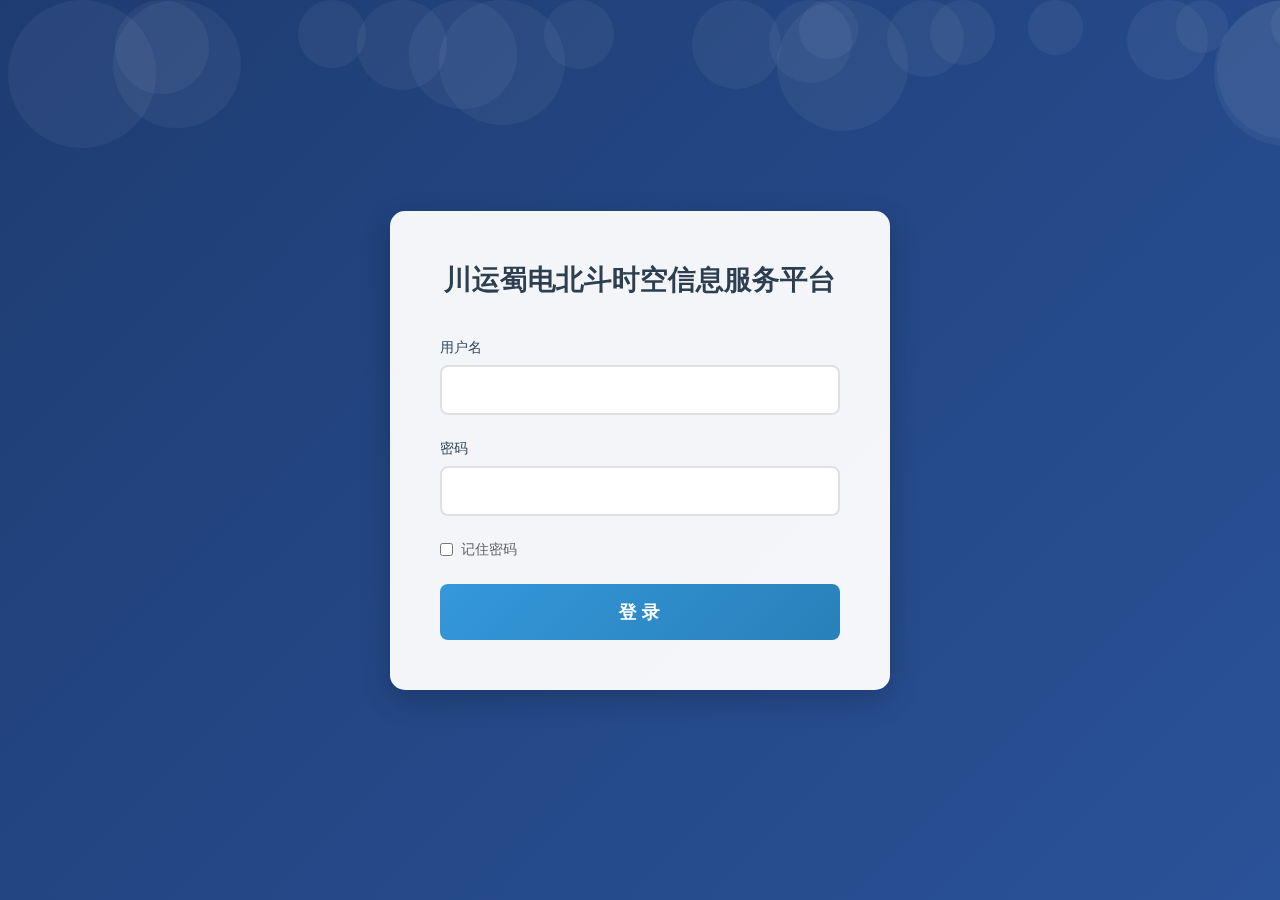
<file: login.html>
<!DOCTYPE html>
<html>
<head>
    <meta charset="UTF-8">
    <title>登录 - 川运蜀电北斗时空信息服务平台</title>
    <style>
        * {
            margin: 0;
            padding: 0;
            box-sizing: border-box;
        }

        body {
            font-family: "Microsoft YaHei", Arial, sans-serif;
            background: linear-gradient(135deg, #1e3c72 0%, #2a5298 100%);
            height: 100vh;
            display: flex;
            justify-content: center;
            align-items: center;
            overflow: hidden;
        }

        .login-container {
            width: 100%;
            max-width: 500px;
            background: rgba(255, 255, 255, 0.95);
            padding: 50px;
            border-radius: 15px;
            box-shadow: 0 10px 30px rgba(0, 0, 0, 0.2);
            animation: fadeIn 0.5s ease;
        }

        @keyframes fadeIn {
            from { opacity: 0; transform: translateY(-20px); }
            to { opacity: 1; transform: translateY(0); }
        }

        .login-title {
            text-align: center;
            margin-bottom: 40px;
            color: #2c3e50;
            font-size: 28px;
            font-weight: bold;
        }

        .form-group {
            margin-bottom: 25px;
            position: relative;
        }

        .form-group label {
            display: block;
            margin-bottom: 8px;
            color: #34495e;
            font-size: 14px;
        }

        .form-group input {
            width: 100%;
            padding: 14px 18px;
            border: 2px solid #e0e0e0;
            border-radius: 8px;
            font-size: 16px;
            transition: all 0.3s ease;
            outline: none;
        }

        .form-group input:focus {
            border-color: #3498db;
            box-shadow: 0 0 10px rgba(52, 152, 219, 0.1);
        }

        .remember-me {
            display: flex;
            align-items: center;
            margin-bottom: 25px;
            color: #666;
            font-size: 14px;
        }

        .remember-me input {
            margin-right: 8px;
            cursor: pointer;
        }

        .login-btn {
            width: 100%;
            padding: 16px;
            background: linear-gradient(135deg, #3498db 0%, #2980b9 100%);
            color: white;
            border: none;
            border-radius: 8px;
            font-size: 18px;
            font-weight: bold;
            cursor: pointer;
            transition: all 0.3s ease;
        }

        .login-btn:hover {
            transform: translateY(-2px);
            box-shadow: 0 5px 15px rgba(52, 152, 219, 0.3);
        }

        .error-message {
            color: #e74c3c;
            text-align: center;
            margin-top: 15px;
            font-size: 14px;
            display: none;
            animation: shake 0.5s ease;
        }

        @keyframes shake {
            0%, 100% { transform: translateX(0); }
            25% { transform: translateX(-5px); }
            75% { transform: translateX(5px); }
        }

        /* 背景动画效果 */
        .background-animation {
            position: fixed;
            top: 0;
            left: 0;
            width: 100%;
            height: 100%;
            z-index: -1;
            opacity: 0.5;
        }

        .circle {
            position: absolute;
            border-radius: 50%;
            background: rgba(255, 255, 255, 0.1);
            animation: float 15s infinite linear;
        }

        @keyframes float {
            0% { transform: translateY(0) rotate(0deg); }
            100% { transform: translateY(-100vh) rotate(360deg); }
        }
    </style>
</head>
<body>
    <!-- 背景动画 -->
    <div class="background-animation" id="backgroundAnimation"></div>

    <div class="login-container">
        <h2 class="login-title">川运蜀电北斗时空信息服务平台</h2>
        <form id="loginForm" onsubmit="return handleLogin(event)">
            <div class="form-group">
                <label for="username">用户名</label>
                <input type="text" id="username" name="username" required autocomplete="off">
            </div>
            <div class="form-group">
                <label for="password">密码</label>
                <input type="password" id="password" name="password" required>
            </div>
            <div class="remember-me">
                <input type="checkbox" id="rememberMe" name="rememberMe">
                <label for="rememberMe">记住密码</label>
            </div>
            <button type="submit" class="login-btn">登 录</button>
            <div id="errorMessage" class="error-message">用户名或密码错误</div>
        </form>
    </div>

    <script>
        // 创建背景动画
        function createBackgroundAnimation() {
            const container = document.getElementById('backgroundAnimation');
            for (let i = 0; i < 20; i++) {
                const circle = document.createElement('div');
                circle.className = 'circle';
                circle.style.width = Math.random() * 100 + 50 + 'px';
                circle.style.height = circle.style.width;
                circle.style.left = Math.random() * 100 + '%';
                circle.style.animationDuration = Math.random() * 10 + 5 + 's';
                circle.style.animationDelay = Math.random() * 5 + 's';
                container.appendChild(circle);
            }
        }

        // 处理登录
        function handleLogin(event) {
            event.preventDefault();
            
            const username = document.getElementById('username').value;
            const password = document.getElementById('password').value;
            const rememberMe = document.getElementById('rememberMe').checked;
            const errorMessage = document.getElementById('errorMessage');

            // 登录验证
            if (username === 'admin' && password === 'admin123') {
                // 记住密码
                if (rememberMe) {
                    localStorage.setItem('username', username);
                    localStorage.setItem('password', password);
                    localStorage.setItem('rememberMe', 'true');
                } else {
                    localStorage.removeItem('username');
                    localStorage.removeItem('password');
                    localStorage.removeItem('rememberMe');
                }

                // 设置登录状态
                sessionStorage.setItem('isLoggedIn', 'true');
                sessionStorage.setItem('username', username);

                // 登录成功，跳转到主页
                window.location.href = 'main.html';
            } else {
                // 登录失败
                errorMessage.style.display = 'block';
                document.querySelector('.login-container').classList.add('shake');
            }

            return false;
        }

        // 页面加载完成后的初始化
        window.onload = function() {
            createBackgroundAnimation();

            // 检查是否记住密码
            const savedUsername = localStorage.getItem('username');
            const savedPassword = localStorage.getItem('password');
            const rememberMe = localStorage.getItem('rememberMe');

            if (rememberMe === 'true' && savedUsername && savedPassword) {
                document.getElementById('username').value = savedUsername;
                document.getElementById('password').value = savedPassword;
                document.getElementById('rememberMe').checked = true;
            }
        }
    </script>
</body>
</html>
</file>
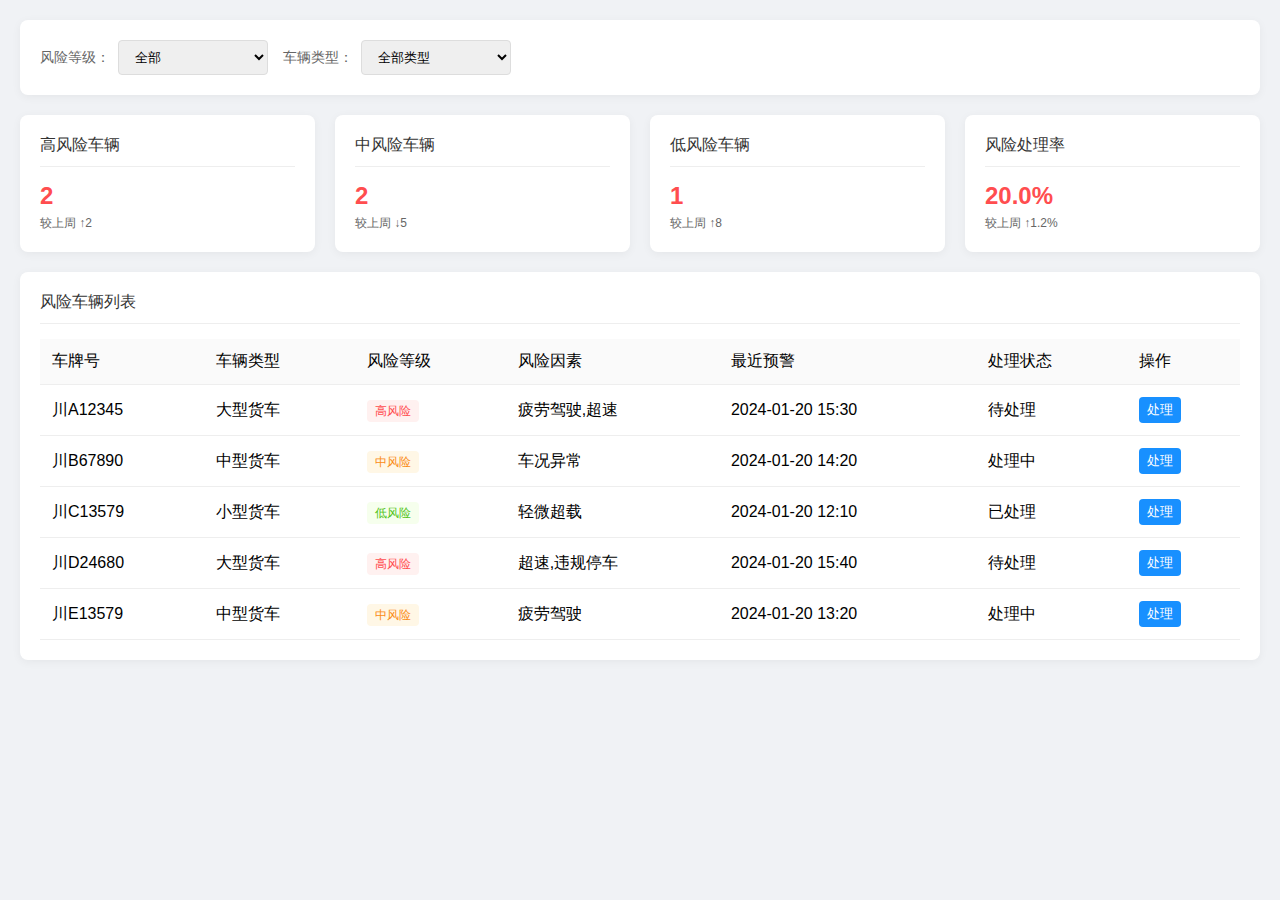
<file: risk.html>
<!DOCTYPE html>
<html>
<head>
    <meta charset="UTF-8">
    <title>车辆风险管控 - 川运蜀电北斗时空信息服务平台</title>
    <style>
        * {
            margin: 0;
            padding: 0;
            box-sizing: border-box;
        }

        body {
            font-family: "Microsoft YaHei", Arial, sans-serif;
            background: #f0f2f5;
            padding: 20px;
        }

        .risk-header {
            background: white;
            padding: 20px;
            border-radius: 8px;
            box-shadow: 0 2px 10px rgba(0,0,0,0.05);
            margin-bottom: 20px;
        }

        .filter-bar {
            display: flex;
            gap: 15px;
            align-items: center;
            flex-wrap: wrap;
        }

        .filter-group {
            display: flex;
            align-items: center;
            gap: 8px;
        }

        .filter-label {
            color: #666;
            font-size: 14px;
        }

        .filter-select {
            padding: 8px 12px;
            border: 1px solid #ddd;
            border-radius: 4px;
            min-width: 150px;
        }

        .risk-grid {
            display: grid;
            grid-template-columns: repeat(auto-fit, minmax(250px, 1fr));
            gap: 20px;
            margin-bottom: 20px;
        }

        .risk-card {
            background: white;
            border-radius: 8px;
            padding: 20px;
            box-shadow: 0 2px 10px rgba(0,0,0,0.05);
        }

        .risk-title {
            font-size: 16px;
            color: #333;
            margin-bottom: 15px;
            padding-bottom: 10px;
            border-bottom: 1px solid #eee;
        }

        .risk-value {
            font-size: 24px;
            font-weight: bold;
            color: #ff4d4f;
        }

        .risk-trend {
            font-size: 12px;
            color: #666;
            margin-top: 5px;
        }

        .risk-table {
            background: white;
            border-radius: 8px;
            padding: 20px;
            box-shadow: 0 2px 10px rgba(0,0,0,0.05);
        }

        .data-table {
            width: 100%;
            border-collapse: collapse;
        }

        .data-table th,
        .data-table td {
            padding: 12px;
            text-align: left;
            border-bottom: 1px solid #eee;
        }

        .data-table th {
            background: #fafafa;
            font-weight: 500;
        }

        .data-table tr:hover {
            background: #fafafa;
        }

        .risk-level {
            padding: 4px 8px;
            border-radius: 4px;
            font-size: 12px;
        }

        .risk-high {
            background: #fff1f0;
            color: #ff4d4f;
        }

        .risk-medium {
            background: #fff7e6;
            color: #fa8c16;
        }

        .risk-low {
            background: #f6ffed;
            color: #52c41a;
        }

        .action-btn {
            padding: 4px 8px;
            border: none;
            border-radius: 4px;
            cursor: pointer;
            background: #1890ff;
            color: white;
        }

        .action-btn:hover {
            background: #40a9ff;
        }
    </style>
</head>
<body>
    <div class="risk-header">
        <div class="filter-bar">
            <div class="filter-group">
                <span class="filter-label">风险等级：</span>
                <select class="filter-select" onchange="filterRisks(this.value)">
                    <option value="all">全部</option>
                    <option value="high">高风险</option>
                    <option value="medium">中风险</option>
                    <option value="low">低风险</option>
                </select>
            </div>
            <div class="filter-group">
                <span class="filter-label">车辆类型：</span>
                <select class="filter-select" onchange="filterVehicles(this.value)">
                    <option value="all">全部类型</option>
                    <option value="large">大型货车</option>
                    <option value="medium">中型货车</option>
                    <option value="small">小型货车</option>
                </select>
            </div>
        </div>
    </div>

    <div class="risk-grid">
        <div class="risk-card">
            <div class="risk-title">高风险车辆</div>
            <div class="risk-value">12</div>
            <div class="risk-trend">较上周 ↑2</div>
        </div>
        <div class="risk-card">
            <div class="risk-title">中风险车辆</div>
            <div class="risk-value">28</div>
            <div class="risk-trend">较上周 ↓5</div>
        </div>
        <div class="risk-card">
            <div class="risk-title">低风险车辆</div>
            <div class="risk-value">156</div>
            <div class="risk-trend">较上周 ↑8</div>
        </div>
        <div class="risk-card">
            <div class="risk-title">风险处理率</div>
            <div class="risk-value">92.5%</div>
            <div class="risk-trend">较上周 ↑1.2%</div>
        </div>
    </div>

    <div class="risk-table">
        <div class="risk-title">风险车辆列表</div>
        <table class="data-table">
            <thead>
                <tr>
                    <th>车牌号</th>
                    <th>车辆类型</th>
                    <th>风险等级</th>
                    <th>风险因素</th>
                    <th>最近预警</th>
                    <th>处理状态</th>
                    <th>操作</th>
                </tr>
            </thead>
            <tbody id="riskTableBody">
                <!-- 数据将通过 JavaScript 动态填充 -->
            </tbody>
        </table>
    </div>

    <script>
        // 添加数据监听
        let vehicleData = [];

        window.addEventListener('message', function(event) {
            if (event.data.type === 'vehiclesUpdate' && event.data.data) {
                vehicleData = event.data.data.vehicles || [];
                // 筛选出高风险车辆
                const riskVehicles = vehicleData.filter(v => v.status === 'warning');
                updateRiskList(riskVehicles);
            }
        });

        // 修改筛选功能
        function filterRisks(level) {
            const tbody = document.getElementById('riskTableBody');
            const risks = [
                { plate: '川A12345', type: '大型货车', level: 'high', factors: '疲劳驾驶,超速', time: '2024-01-20 15:30', status: '待处理' },
                { plate: '川B67890', type: '中型货车', level: 'medium', factors: '车况异常', time: '2024-01-20 14:20', status: '处理中' },
                { plate: '川C13579', type: '小型货车', level: 'low', factors: '轻微超载', time: '2024-01-20 12:10', status: '已处理' },
                { plate: '川D24680', type: '大型货车', level: 'high', factors: '超速,违规停车', time: '2024-01-20 15:40', status: '待处理' },
                { plate: '川E13579', type: '中型货车', level: 'medium', factors: '疲劳驾驶', time: '2024-01-20 13:20', status: '处理中' }
            ];

            // 获取当前车辆类型筛选值
            const vehicleType = document.querySelector('select[onchange="filterVehicles(this.value)"]').value;

            // 根据风险等级和车辆类型筛选数据
            let filteredRisks = risks.filter(risk => {
                const levelMatch = level === 'all' || risk.level === level;
                const typeMatch = vehicleType === 'all' || 
                    (vehicleType === 'large' && risk.type === '大型货车') ||
                    (vehicleType === 'medium' && risk.type === '中型货车') ||
                    (vehicleType === 'small' && risk.type === '小型货车');
                return levelMatch && typeMatch;
            });

            // 更新统计数据
            updateRiskStats(filteredRisks);

            // 渲染筛选后的数据
            tbody.innerHTML = filteredRisks.map(risk => `
                <tr>
                    <td>${risk.plate}</td>
                    <td>${risk.type}</td>
                    <td><span class="risk-level risk-${risk.level}">
                        ${risk.level === 'high' ? '高风险' : risk.level === 'medium' ? '中风险' : '低风险'}
                    </span></td>
                    <td>${risk.factors}</td>
                    <td>${risk.time}</td>
                    <td>${risk.status}</td>
                    <td>
                        <button class="action-btn" onclick="handleRisk('${risk.plate}')">处理</button>
                    </td>
                </tr>
            `).join('');
        }

        // 修改车辆类型筛选功能
        function filterVehicles(type) {
            // 获取当前风险等级筛选值
            const riskLevel = document.querySelector('select[onchange="filterRisks(this.value)"]').value;
            // 调用风险筛选函数
            filterRisks(riskLevel);
        }

        // 添加统计数据更新函数
        function updateRiskStats(risks) {
            const stats = {
                high: risks.filter(r => r.level === 'high').length,
                medium: risks.filter(r => r.level === 'medium').length,
                low: risks.filter(r => r.level === 'low').length
            };

            // 更新统计卡片
            document.querySelector('.risk-card:nth-child(1) .risk-value').textContent = stats.high;
            document.querySelector('.risk-card:nth-child(2) .risk-value').textContent = stats.medium;
            document.querySelector('.risk-card:nth-child(3) .risk-value').textContent = stats.low;

            // 计算处理率
            const totalRisks = risks.length;
            const handledRisks = risks.filter(r => r.status === '已处理').length;
            const processRate = totalRisks ? ((handledRisks / totalRisks) * 100).toFixed(1) : '0.0';
            document.querySelector('.risk-card:nth-child(4) .risk-value').textContent = processRate + '%';
        }

        // 修改风险处理函数
        function handleRisk(plate) {
            const confirmResult = confirm(`确定要处理车辆 ${plate} 的风险吗？`);
            if (confirmResult) {
                // 获取当前筛选条件
                const riskLevel = document.querySelector('select[onchange="filterRisks(this.value)"]').value;
                const vehicleType = document.querySelector('select[onchange="filterVehicles(this.value)"]').value;

                // 更新状态并重新筛选
                setTimeout(() => {
                    alert(`车辆 ${plate} 的风险已处理！`);
                    filterRisks(riskLevel);
                }, 500);
            }
        }

        // 页面加载完成后初始化
        window.addEventListener('load', () => {
            filterRisks('all');  // 初始显示所有数据
        });
    </script>
</body>
</html>
</file>
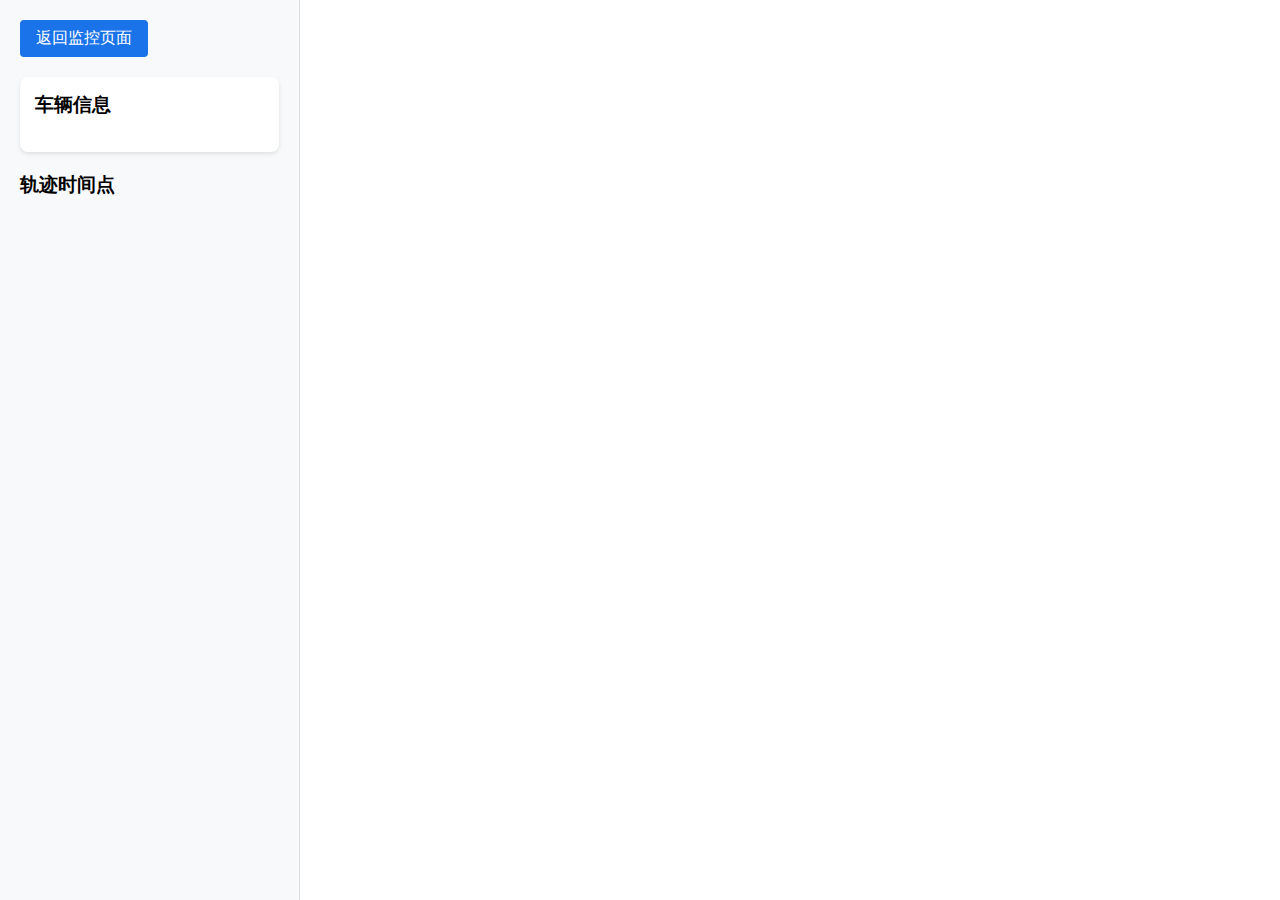
<file: track-history.html>
<!DOCTYPE html>
<html>
<head>
    <meta charset="UTF-8">
    <title>车辆历史轨迹</title>
    <style>
        html, body { 
            height: 100%; 
            margin: 0;
            padding: 0;
        }
        .container {
            display: grid;
            grid-template-columns: 300px 1fr;
            height: 100vh;
        }
        .sidebar {
            background: #f8f9fa;
            border-right: 1px solid #ddd;
            padding: 20px;
            overflow-y: auto;
        }
        .map-container {
            position: relative;
        }
        #map {
            width: 100%;
            height: 100%;
        }
        .info-card {
            background: white;
            border-radius: 8px;
            padding: 15px;
            margin-bottom: 20px;
            box-shadow: 0 2px 4px rgba(0,0,0,0.1);
        }
        .track-info {
            margin-top: 20px;
        }
        .time-point {
            padding: 10px;
            margin: 5px 0;
            background: white;
            border-radius: 4px;
            cursor: pointer;
            border-left: 3px solid #1a73e8;
        }
        .time-point:hover {
            background: #f0f7ff;
        }
        .back-btn {
            display: inline-block;
            padding: 8px 16px;
            background: #1a73e8;
            color: white;
            text-decoration: none;
            border-radius: 4px;
            margin-bottom: 20px;
        }
        .back-btn:hover {
            background: #1557b0;
        }
    </style>
</head>
<body>
    <div class="container">
        <div class="sidebar">
            <a href="index.html" class="back-btn">返回监控页面</a>
            
            <div class="info-card">
                <h3 style="margin-top: 0;">车辆信息</h3>
                <div id="vehicleInfo">
                    <!-- 车辆信息将通过JavaScript动态填充 -->
                </div>
            </div>

            <div class="track-info">
                <h3>轨迹时间点</h3>
                <div id="timePoints">
                    <!-- 时间点列表将通过JavaScript动态生成 -->
                </div>
            </div>
        </div>
        
        <div class="map-container">
            <div id="map"></div>
        </div>
    </div>

    <script src="https://map.qq.com/api/gljs?v=1.exp&key=IM2BZ-FMR6Z-VQEXY-T2YE7-4NN3E-55FMB"></script>
    <script>
        let map;
        let vehicle;
        let trackPath;
        let trackPoints = [];

        function initMap() {
            map = new TMap.Map(document.getElementById('map'), {
                center: new TMap.LatLng(30.67, 104.06),
                zoom: 13
            });
            
            loadVehicleData();
        }

        function loadVehicleData() {
            // 从 URL 获取车辆 ID
            const urlParams = new URLSearchParams(window.location.search);
            const vehicleId = urlParams.get('vehicleId');
            
            // 从 localStorage 获取车辆数据
            const storedData = localStorage.getItem('vehicleData');
            if (storedData) {
                const vehicles = JSON.parse(storedData);
                vehicle = vehicles.find(v => v.id === parseInt(vehicleId));
                if (vehicle) {
                    displayVehicleInfo();
                    generateTrackPoints();
                    drawTrackPath();
                }
            }
        }

        function displayVehicleInfo() {
            document.getElementById('vehicleInfo').innerHTML = `
                <div style="margin-bottom: 10px;">
                    <strong>车牌号：</strong>${vehicle.plateNumber}
                </div>
                <div style="margin-bottom: 10px;">
                    <strong>状态：</strong>
                    <span style="color: ${vehicle.status === 'normal' ? '#28a745' : '#dc3545'}">
                        ${vehicle.status === 'normal' ? '正常' : '警告'}
                    </span>
                </div>
                <div>
                    <strong>当前位置：</strong>${generateRandomLocation()}
                </div>
            `;
        }

        function generateTrackPoints() {
            const points = [];
            const hours = 24;
            const baseTime = new Date();
            baseTime.setHours(0, 0, 0, 0);

            // 生成更真实的轨迹数据
            let lastLat = vehicle.lat;
            let lastLng = vehicle.lng;
            let totalDistance = 0;
            let totalFuel = 0;

            for (let i = 0; i < hours; i++) {
                const time = new Date(baseTime.getTime() + i * 3600000);
                // 生成相对合理的位置偏移
                const latOffset = (Math.random() - 0.5) * 0.01;
                const lngOffset = (Math.random() - 0.5) * 0.01;
                const lat = lastLat + latOffset;
                const lng = lastLng + lngOffset;
                
                // 计算距离和油耗
                const distance = calculateDistance(lastLat, lastLng, lat, lng);
                const speed = Math.floor(Math.random() * 60 + 20);
                const fuel = (distance * 0.1).toFixed(2); // 假设每公里耗油0.1L
                
                totalDistance += distance;
                totalFuel += parseFloat(fuel);

                points.push({
                    time: time,
                    position: new TMap.LatLng(lat, lng),
                    speed: speed,
                    distance: distance.toFixed(2),
                    fuel: fuel,
                    location: generateRandomLocation(),
                    status: Math.random() > 0.9 ? 'warning' : 'normal', // 10%概率产生警告状态
                    event: Math.random() > 0.9 ? generateRandomEvent() : null // 10%概率产生事件
                });

                lastLat = lat;
                lastLng = lng;
            }

            trackPoints = points;
            displayTimePoints(totalDistance, totalFuel);
        }

        // 添加计算距离的函数
        function calculateDistance(lat1, lng1, lat2, lng2) {
            const R = 6371; // 地球半径，单位km
            const dLat = (lat2 - lat1) * Math.PI / 180;
            const dLng = (lng2 - lng1) * Math.PI / 180;
            const a = Math.sin(dLat/2) * Math.sin(dLat/2) +
                Math.cos(lat1 * Math.PI / 180) * Math.cos(lat2 * Math.PI / 180) *
                Math.sin(dLng/2) * Math.sin(dLng/2);
            const c = 2 * Math.atan2(Math.sqrt(a), Math.sqrt(1-a));
            return R * c;
        }

        // 生成随机事件
        function generateRandomEvent() {
            const events = [
                '超速行驶',
                '急刹车',
                '急转弯',
                '疲劳驾驶',
                '异常停车'
            ];
            return events[Math.floor(Math.random() * events.length)];
        }

        function displayTimePoints(totalDistance, totalFuel) {
            // 添加统计信息
            document.getElementById('vehicleInfo').innerHTML += `
                <div style="margin-top: 15px; padding-top: 15px; border-top: 1px solid #ddd;">
                    <div style="margin-bottom: 10px;">
                        <strong>总行驶里程：</strong>${totalDistance.toFixed(2)} km
                    </div>
                    <div style="margin-bottom: 10px;">
                        <strong>总油耗：</strong>${totalFuel.toFixed(2)} L
                    </div>
                    <div>
                        <strong>平均油耗：</strong>${(totalFuel/totalDistance*100).toFixed(2)} L/100km
                    </div>
                </div>
            `;

            const timePointsHtml = trackPoints.map((point, index) => `
                <div class="time-point ${point.status}" onclick="focusOnPoint(${index})">
                    <div style="font-weight: bold;">${point.time.toLocaleTimeString()}</div>
                    <div style="font-size: 0.9em; color: #666;">
                        速度: ${point.speed} km/h
                        <br>
                        位置: ${point.location}
                        <br>
                        里程: +${point.distance} km
                        ${point.event ? `<br><span style="color: #dc3545;">事件: ${point.event}</span>` : ''}
                    </div>
                </div>
            `).join('');
            
            document.getElementById('timePoints').innerHTML = timePointsHtml;
        }

        function drawTrackPath() {
            // 绘制轨迹线
            const polylineLayer = new TMap.MultiPolyline({
                id: 'track-path',
                map: map,
                styles: {
                    'style_blue': new TMap.PolylineStyle({
                        color: '#1a73e8',
                        width: 6,
                        lineCap: 'round'
                    })
                },
                geometries: [{
                    styleId: 'style_blue',
                    paths: trackPoints.map(point => point.position)
                }]
            });

            // 添加起点和终点标记
            const markerLayer = new TMap.MultiMarker({
                id: 'track-markers',
                map: map,
                styles: {
                    start: new TMap.MarkerStyle({
                        width: 25,
                        height: 35,
                        anchor: { x: 16, y: 32 },
                        src: 'https://mapapi.qq.com/web/lbs/javascriptGL/demo/img/marker.png'
                    })
                },
                geometries: [
                    {
                        id: 'start',
                        styleId: 'start',
                        position: trackPoints[0].position
                    },
                    {
                        id: 'end',
                        styleId: 'start',
                        position: trackPoints[trackPoints.length - 1].position
                    }
                ]
            });

            // 调整地图视野以显示完整轨迹
            const bounds = new TMap.LatLngBounds();
            trackPoints.forEach(point => bounds.extend(point.position));
            map.fitBounds(bounds, {
                padding: 100
            });
        }

        function focusOnPoint(index) {
            const point = trackPoints[index];
            map.panTo(point.position);
            map.setZoom(15);

            // 显示该点的详细信息
            const infoWindow = new TMap.InfoWindow({
                map: map,
                position: point.position,
                content: `
                    <div style="padding: 10px;">
                        <h4 style="margin: 0 0 10px 0;">时间点信息</h4>
                        <p>时间: ${point.time.toLocaleTimeString()}</p>
                        <p>速度: ${point.speed} km/h</p>
                        <p>位置: ${point.location}</p>
                        <p>里程: +${point.distance} km</p>
                        <p>油耗: ${point.fuel} L</p>
                        ${point.event ? `<p style="color: #dc3545;">事件: ${point.event}</p>` : ''}
                    </div>
                `,
                offset: { x: 0, y: -32 }
            });
        }

        function generateRandomLocation() {
            const locations = ['成都市武侯区', '成都市锦江区', '成都市青羊区', '成都市金牛区', '成都市成华区'];
            return locations[Math.floor(Math.random() * locations.length)];
        }

        window.onload = initMap;
    </script>
</body>
</html>
</file>
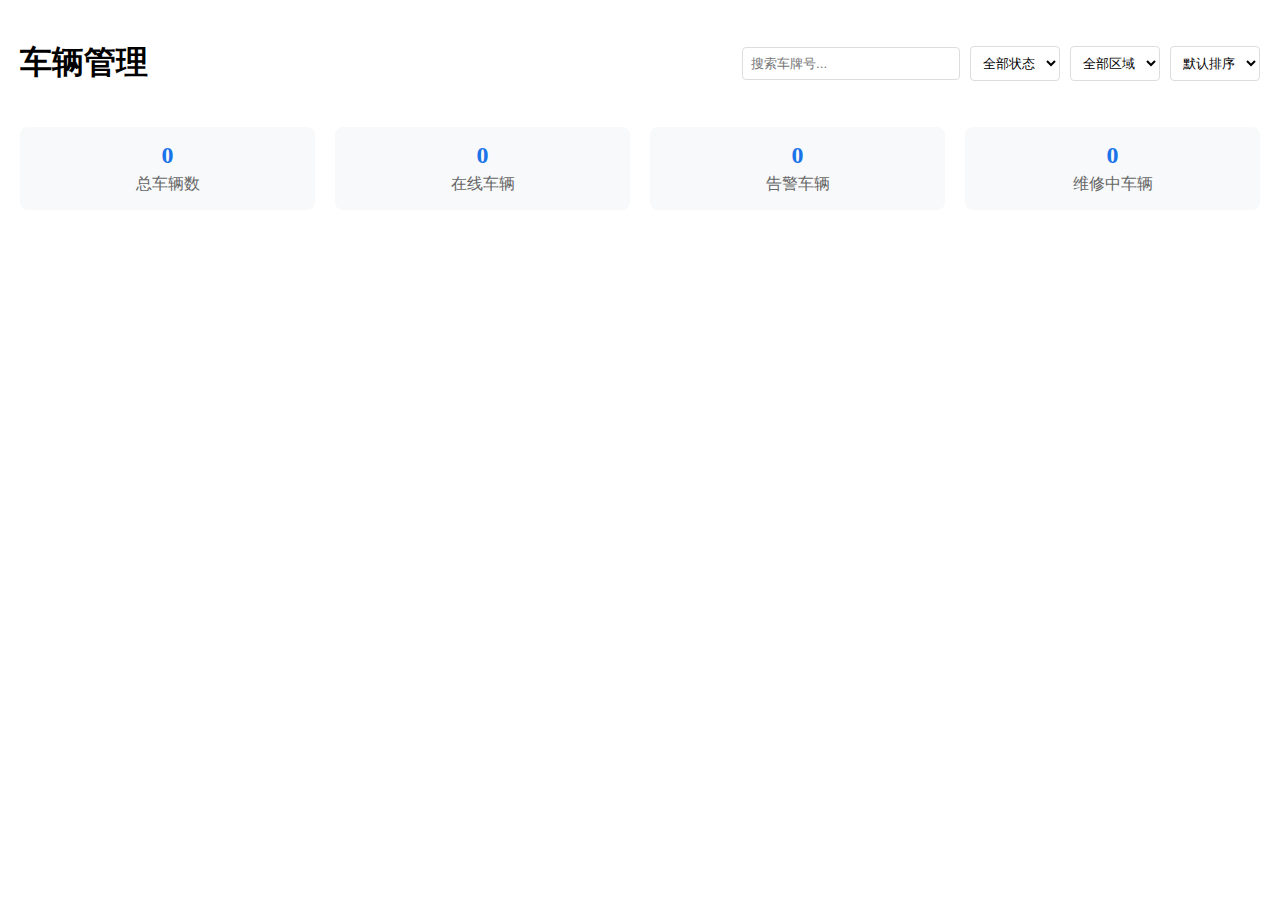
<file: vehicles.html>
<!DOCTYPE html>
<html>
<head>
    <meta charset="UTF-8">
    <title>车辆管理</title>
    <style>
        html, body { 
            height: 100%; 
            margin: 0;
            padding: 0;
        }
        .container {
            padding: 20px;
        }
        .header {
            display: flex;
            justify-content: space-between;
            align-items: center;
            margin-bottom: 20px;
        }
        .search-box {
            padding: 8px;
            width: 200px;
            border: 1px solid #ddd;
            border-radius: 4px;
        }
        .vehicle-grid {
            display: grid;
            grid-template-columns: repeat(auto-fill, minmax(300px, 1fr));
            gap: 20px;
        }
        .vehicle-card {
            background: #fff;
            border-radius: 8px;
            box-shadow: 0 2px 4px rgba(0,0,0,0.1);
            padding: 15px;
            transition: transform 0.2s;
        }
        .vehicle-card:hover {
            transform: translateY(-5px);
        }
        .vehicle-header {
            display: flex;
            justify-content: space-between;
            align-items: center;
            margin-bottom: 10px;
        }
        .status-badge {
            padding: 4px 8px;
            border-radius: 12px;
            font-size: 12px;
        }
        .status-normal {
            background: #e6f7e6;
            color: #28a745;
        }
        .status-warning {
            background: #fff2f0;
            color: #dc3545;
        }
        .vehicle-info {
            margin-top: 10px;
        }
        .info-item {
            margin: 5px 0;
            color: #666;
        }
        .action-buttons {
            display: flex;
            gap: 10px;
            margin-top: 15px;
        }
        .btn {
            padding: 6px 12px;
            border: none;
            border-radius: 4px;
            cursor: pointer;
            text-decoration: none;
            text-align: center;
            font-size: 14px;
        }
        .btn-primary {
            background: #1a73e8;
            color: white;
        }
        .btn-success {
            background: #34a853;
            color: white;
        }
        .stats-cards {
            display: grid;
            grid-template-columns: repeat(auto-fit, minmax(200px, 1fr));
            gap: 20px;
            margin-bottom: 20px;
        }
        .stat-card {
            background: #f8f9fa;
            padding: 15px;
            border-radius: 8px;
            text-align: center;
        }
        .stat-value {
            font-size: 24px;
            font-weight: bold;
            color: #1a73e8;
        }
        .stat-label {
            color: #666;
            margin-top: 5px;
        }
        .filter-controls {
            display: flex;
            gap: 10px;
            align-items: center;
        }
        .filter-select {
            padding: 8px;
            border: 1px solid #ddd;
            border-radius: 4px;
            background: white;
        }
        .active-filters {
            display: flex;
            gap: 10px;
            margin: 10px 0;
            flex-wrap: wrap;
        }
        .filter-tag {
            background: #e3f2fd;
            padding: 4px 8px;
            border-radius: 4px;
            font-size: 12px;
            display: flex;
            align-items: center;
            gap: 5px;
        }
        .filter-tag .remove {
            cursor: pointer;
            color: #666;
        }
        .filter-tag .remove:hover {
            color: #dc3545;
        }
    </style>
</head>
<body>
    <div class="container">
        <div class="header">
            <h1>车辆管理</h1>
            <div class="filter-controls">
                <input type="text" class="search-box" placeholder="搜索车牌号..." id="searchInput">
                <select id="statusFilter" class="filter-select">
                    <option value="all">全部状态</option>
                    <option value="normal">正常</option>
                    <option value="warning">警告</option>
                </select>
                <select id="locationFilter" class="filter-select">
                    <option value="all">全部区域</option>
                    <option value="武侯区">武侯区</option>
                    <option value="锦江区">锦江区</option>
                    <option value="青羊区">青羊区</option>
                    <option value="金牛区">金牛区</option>
                    <option value="成华区">成华区</option>
                </select>
                <select id="sortBy" class="filter-select">
                    <option value="default">默认排序</option>
                    <option value="plateNumber">车牌号</option>
                    <option value="status">状态</option>
                </select>
            </div>
        </div>

        <div class="stats-cards">
            <div class="stat-card">
                <div class="stat-value" id="totalVehicles">0</div>
                <div class="stat-label">总车辆数</div>
            </div>
            <div class="stat-card">
                <div class="stat-value" id="onlineVehicles">0</div>
                <div class="stat-label">在线车辆</div>
            </div>
            <div class="stat-card">
                <div class="stat-value" id="warningVehicles">0</div>
                <div class="stat-label">告警车辆</div>
            </div>
            <div class="stat-card">
                <div class="stat-value" id="maintenanceVehicles">0</div>
                <div class="stat-label">维修中车辆</div>
            </div>
        </div>

        <div class="vehicle-grid" id="vehicleGrid">
            <!-- 车辆卡片将通过JavaScript动态生成 -->
        </div>
    </div>

    <script>
        let vehicles = [];

        function loadVehicles() {
            const storedData = localStorage.getItem('vehicleData');
            if (storedData) {
                vehicles = JSON.parse(storedData);
                updateVehicleGrid(vehicles);
                updateStats();
            }
        }

        function updateVehicleGrid(vehiclesToShow) {
            const grid = document.getElementById('vehicleGrid');
            grid.innerHTML = vehiclesToShow.map(vehicle => `
                <div class="vehicle-card">
                    <div class="vehicle-header">
                        <h3 style="margin: 0;">${vehicle.plateNumber}</h3>
                        <span class="status-badge status-${vehicle.status}">
                            ${vehicle.status === 'normal' ? '正常' : '警告'}
                        </span>
                    </div>
                    <div class="vehicle-info">
                        <div class="info-item">
                            <strong>位置：</strong>${generateRandomLocation()}
                        </div>
                        <div class="info-item">
                            <strong>速度：</strong>${Math.floor(Math.random() * 60 + 20)} km/h
                        </div>
                        <div class="info-item">
                            <strong>油量：</strong>${Math.floor(Math.random() * 100)}%
                        </div>
                        <div class="info-item">
                            <strong>驾驶员：</strong>${getRandomDriver()}
                        </div>
                    </div>
                    <div class="action-buttons">
                        <a href="/track-history.html?vehicleId=${vehicle.id}" class="btn btn-primary">查看轨迹</a>
                        <a href="/maintenance.html?vehicleId=${vehicle.id}" class="btn btn-success">维护记录</a>
                    </div>
                </div>
            `).join('');
        }

        function updateStats() {
            document.getElementById('totalVehicles').textContent = vehicles.length;
            document.getElementById('onlineVehicles').textContent = vehicles.length;
            document.getElementById('warningVehicles').textContent = 
                vehicles.filter(v => v.status === 'warning').length;
            document.getElementById('maintenanceVehicles').textContent = 
                Math.floor(Math.random() * 10);
        }

        function generateRandomLocation() {
            const locations = ['成都市武侯区', '成都市锦江区', '成都市青羊区', '成都市金牛区', '成都市成华区'];
            return locations[Math.floor(Math.random() * locations.length)];
        }

        let filterState = {
            search: '',
            status: 'all',
            location: 'all',
            sortBy: 'default'
        };

        function setupFilters() {
            const searchInput = document.getElementById('searchInput');
            searchInput.addEventListener('input', function() {
                filterState.search = this.value.toUpperCase();
                applyFilters();
            });

            const statusFilter = document.getElementById('statusFilter');
            statusFilter.addEventListener('change', function() {
                filterState.status = this.value;
                applyFilters();
            });

            const locationFilter = document.getElementById('locationFilter');
            locationFilter.addEventListener('change', function() {
                filterState.location = this.value;
                applyFilters();
            });

            const sortBy = document.getElementById('sortBy');
            sortBy.addEventListener('change', function() {
                filterState.sortBy = this.value;
                applyFilters();
            });
        }

        function applyFilters() {
            let filteredVehicles = [...vehicles];

            if (filterState.search) {
                filteredVehicles = filteredVehicles.filter(vehicle => 
                    vehicle.plateNumber.toUpperCase().includes(filterState.search)
                );
            }

            if (filterState.status !== 'all') {
                filteredVehicles = filteredVehicles.filter(vehicle => 
                    vehicle.status === filterState.status
                );
            }

            if (filterState.location !== 'all') {
                filteredVehicles = filteredVehicles.filter(vehicle => 
                    generateRandomLocation().includes(filterState.location)
                );
            }

            if (filterState.sortBy !== 'default') {
                filteredVehicles.sort((a, b) => {
                    switch (filterState.sortBy) {
                        case 'plateNumber':
                            return a.plateNumber.localeCompare(b.plateNumber);
                        case 'status':
                            return a.status.localeCompare(b.status);
                        default:
                            return 0;
                    }
                });
            }

            updateVehicleGrid(filteredVehicles);
            updateFilterTags();
        }

        function updateFilterTags() {
            const activeFilters = [];
            
            if (filterState.search) {
                activeFilters.push({
                    type: 'search',
                    label: `搜索: ${filterState.search}`,
                    value: filterState.search
                });
            }
            
            if (filterState.status !== 'all') {
                activeFilters.push({
                    type: 'status',
                    label: `状态: ${filterState.status === 'normal' ? '正常' : '警告'}`,
                    value: filterState.status
                });
            }
            
            if (filterState.location !== 'all') {
                activeFilters.push({
                    type: 'location',
                    label: `区域: ${filterState.location}`,
                    value: filterState.location
                });
            }

            const tagsHtml = activeFilters.map(filter => `
                <div class="filter-tag">
                    ${filter.label}
                    <span class="remove" onclick="removeFilter('${filter.type}', '${filter.value}')">&times;</span>
                </div>
            `).join('');

            const filterTagsContainer = document.querySelector('.active-filters') || 
                document.createElement('div');
            filterTagsContainer.className = 'active-filters';
            filterTagsContainer.innerHTML = tagsHtml;
            
            if (!document.querySelector('.active-filters')) {
                document.querySelector('.header').insertAdjacentElement('afterend', filterTagsContainer);
            }
        }

        function removeFilter(type, value) {
            switch (type) {
                case 'search':
                    filterState.search = '';
                    document.getElementById('searchInput').value = '';
                    break;
                case 'status':
                    filterState.status = 'all';
                    document.getElementById('statusFilter').value = 'all';
                    break;
                case 'location':
                    filterState.location = 'all';
                    document.getElementById('locationFilter').value = 'all';
                    break;
            }
            applyFilters();
        }

        // 添加真实的驾驶员姓名数组
        const driverNames = [
            '张伟', '王强', '李明', '赵建国', '刘洋', 
            '陈勇', '杨帆', '周涛', '吴超', '郑阳', 
            '孙志强', '马建华', '朱国庆', '胡明', '郭伟', 
            '何勇', '高峰', '林涛', '王建军', '李志强',
            '张军', '王勇', '李伟', '赵强', '刘军',
            '陈明', '杨光', '周军', '吴伟', '郑强'
        ];

        // 修改生成随机驾驶员名字的逻辑
        function getRandomDriver() {
            return driverNames[Math.floor(Math.random() * driverNames.length)];
        }

        window.onload = function() {
            loadVehicles();
            setupFilters();
        };
    </script>
</body>
</html>
</file>
